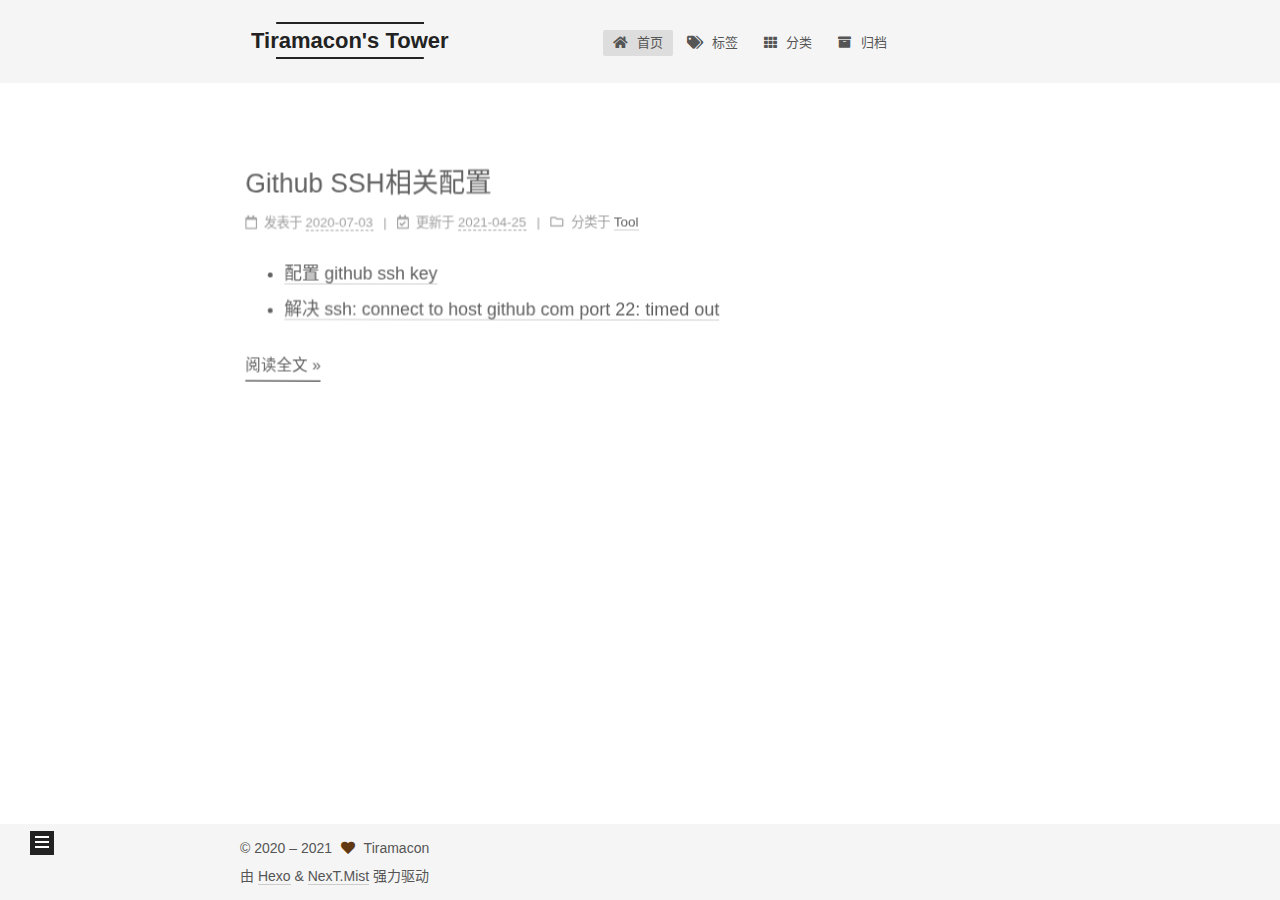
<file: index.html>
<!DOCTYPE html>
<html lang="zh-CN">
<head>
  <meta charset="UTF-8">
<meta name="viewport" content="width=device-width, initial-scale=1, maximum-scale=2">
<meta name="theme-color" content="#222">
<meta name="generator" content="Hexo 5.4.0">
  <link rel="apple-touch-icon" sizes="180x180" href="/images/apple-touch-icon-next.png">
  <link rel="icon" type="image/png" sizes="32x32" href="/images/favicon-32x32-next.png">
  <link rel="icon" type="image/png" sizes="16x16" href="/images/favicon-16x16-next.png">
  <link rel="mask-icon" href="/images/logo.svg" color="#222">

<link rel="stylesheet" href="/css/main.css">


<link rel="stylesheet" href="/lib/font-awesome/css/all.min.css">
  <link rel="stylesheet" href="/lib/pace/pace-theme-flash.min.css">
  <script src="/lib/pace/pace.min.js"></script>

<script id="hexo-configurations">
    var NexT = window.NexT || {};
    var CONFIG = {"hostname":"tiramacon.github.io","root":"/","scheme":"Mist","version":"7.8.0","exturl":false,"sidebar":{"position":"left","display":"post","padding":18,"offset":12,"onmobile":false},"copycode":{"enable":false,"show_result":false,"style":null},"back2top":{"enable":true,"sidebar":false,"scrollpercent":false},"bookmark":{"enable":false,"color":"#222","save":"auto"},"fancybox":false,"mediumzoom":false,"lazyload":false,"pangu":false,"comments":{"style":"tabs","active":null,"storage":true,"lazyload":false,"nav":null},"algolia":{"hits":{"per_page":10},"labels":{"input_placeholder":"Search for Posts","hits_empty":"We didn't find any results for the search: ${query}","hits_stats":"${hits} results found in ${time} ms"}},"localsearch":{"enable":false,"trigger":"auto","top_n_per_article":1,"unescape":false,"preload":false},"motion":{"enable":true,"async":true,"transition":{"post_block":"flipXIn","post_header":"slideDownIn","post_body":"slideDownIn","coll_header":"slideLeftIn","sidebar":"slideUpIn"}}};
  </script>

  <meta name="description" content="积沙成塔">
<meta property="og:type" content="website">
<meta property="og:title" content="Tiramacon&#39;s Tower">
<meta property="og:url" content="https://tiramacon.github.io/index.html">
<meta property="og:site_name" content="Tiramacon&#39;s Tower">
<meta property="og:description" content="积沙成塔">
<meta property="og:locale" content="zh_CN">
<meta property="article:author" content="Tiramacon">
<meta property="article:tag" content="blog, tiramacon">
<meta name="twitter:card" content="summary">

<link rel="canonical" href="https://tiramacon.github.io/">


<script id="page-configurations">
  // https://hexo.io/docs/variables.html
  CONFIG.page = {
    sidebar: "",
    isHome : true,
    isPost : false,
    lang   : 'zh-CN'
  };
</script>

  <title>Tiramacon's Tower</title>
  






  <noscript>
  <style>
  .use-motion .brand,
  .use-motion .menu-item,
  .sidebar-inner,
  .use-motion .post-block,
  .use-motion .pagination,
  .use-motion .comments,
  .use-motion .post-header,
  .use-motion .post-body,
  .use-motion .collection-header { opacity: initial; }

  .use-motion .site-title,
  .use-motion .site-subtitle {
    opacity: initial;
    top: initial;
  }

  .use-motion .logo-line-before i { left: initial; }
  .use-motion .logo-line-after i { right: initial; }
  </style>
</noscript>

</head>

<body itemscope itemtype="http://schema.org/WebPage">
  <div class="container use-motion">
    <div class="headband"></div>

    <header class="header" itemscope itemtype="http://schema.org/WPHeader">
      <div class="header-inner"><div class="site-brand-container">
  <div class="site-nav-toggle">
    <div class="toggle" aria-label="切换导航栏">
      <span class="toggle-line toggle-line-first"></span>
      <span class="toggle-line toggle-line-middle"></span>
      <span class="toggle-line toggle-line-last"></span>
    </div>
  </div>

  <div class="site-meta">

    <a href="/" class="brand" rel="start">
      <span class="logo-line-before"><i></i></span>
      <h1 class="site-title">Tiramacon's Tower</h1>
      <span class="logo-line-after"><i></i></span>
    </a>
      <p class="site-subtitle" itemprop="description">一人一城</p>
  </div>

  <div class="site-nav-right">
    <div class="toggle popup-trigger">
    </div>
  </div>
</div>




<nav class="site-nav">
  <ul id="menu" class="main-menu menu">
        <li class="menu-item menu-item-home">

    <a href="/" rel="section"><i class="fa fa-home fa-fw"></i>首页</a>

  </li>
        <li class="menu-item menu-item-tags">

    <a href="/tags/" rel="section"><i class="fa fa-tags fa-fw"></i>标签</a>

  </li>
        <li class="menu-item menu-item-categories">

    <a href="/categories/" rel="section"><i class="fa fa-th fa-fw"></i>分类</a>

  </li>
        <li class="menu-item menu-item-archives">

    <a href="/archives/" rel="section"><i class="fa fa-archive fa-fw"></i>归档</a>

  </li>
  </ul>
</nav>




</div>
    </header>

    
  <div class="back-to-top">
    <i class="fa fa-arrow-up"></i>
    <span>0%</span>
  </div>


    <main class="main">
      <div class="main-inner">
        <div class="content-wrap">
          

          <div class="content index posts-expand">
            
      
  
  
  <article itemscope itemtype="http://schema.org/Article" class="post-block" lang="zh-CN">
    <link itemprop="mainEntityOfPage" href="https://tiramacon.github.io/2020/07/03/github-ssh/">

    <span hidden itemprop="author" itemscope itemtype="http://schema.org/Person">
      <meta itemprop="image" content="/images/avatar.gif">
      <meta itemprop="name" content="Tiramacon">
      <meta itemprop="description" content="积沙成塔">
    </span>

    <span hidden itemprop="publisher" itemscope itemtype="http://schema.org/Organization">
      <meta itemprop="name" content="Tiramacon's Tower">
    </span>
      <header class="post-header">
        <h2 class="post-title" itemprop="name headline">
          
            <a href="/2020/07/03/github-ssh/" class="post-title-link" itemprop="url">Github SSH相关配置</a>
        </h2>

        <div class="post-meta">
            <span class="post-meta-item">
              <span class="post-meta-item-icon">
                <i class="far fa-calendar"></i>
              </span>
              <span class="post-meta-item-text">发表于</span>

              <time title="创建时间：2020-07-03 13:58:58" itemprop="dateCreated datePublished" datetime="2020-07-03T13:58:58+08:00">2020-07-03</time>
            </span>
              <span class="post-meta-item">
                <span class="post-meta-item-icon">
                  <i class="far fa-calendar-check"></i>
                </span>
                <span class="post-meta-item-text">更新于</span>
                <time title="修改时间：2021-04-25 15:11:06" itemprop="dateModified" datetime="2021-04-25T15:11:06+08:00">2021-04-25</time>
              </span>
            <span class="post-meta-item">
              <span class="post-meta-item-icon">
                <i class="far fa-folder"></i>
              </span>
              <span class="post-meta-item-text">分类于</span>
                <span itemprop="about" itemscope itemtype="http://schema.org/Thing">
                  <a href="/categories/Tool/" itemprop="url" rel="index"><span itemprop="name">Tool</span></a>
                </span>
            </span>

          

        </div>
      </header>

    
    
    
    <div class="post-body" itemprop="articleBody">

      
          <ul>
<li><a href="#%E9%85%8D%E7%BD%AE-github-ssh-key">配置 github ssh key</a></li>
<li><a href="#%E8%A7%A3%E5%86%B3-ssh-connect-to-host-github-com-port-22-timed-out">解决 ssh: connect to host github com port 22: timed out</a></li>
</ul>
          <!--noindex-->
            <div class="post-button">
              <a class="btn" href="/2020/07/03/github-ssh/#more" rel="contents">
                阅读全文 &raquo;
              </a>
            </div>
          <!--/noindex-->
        
      
    </div>

    
    
    
      <footer class="post-footer">
        <div class="post-eof"></div>
      </footer>
  </article>
  
  
  


  



          </div>
          

<script>
  window.addEventListener('tabs:register', () => {
    let { activeClass } = CONFIG.comments;
    if (CONFIG.comments.storage) {
      activeClass = localStorage.getItem('comments_active') || activeClass;
    }
    if (activeClass) {
      let activeTab = document.querySelector(`a[href="#comment-${activeClass}"]`);
      if (activeTab) {
        activeTab.click();
      }
    }
  });
  if (CONFIG.comments.storage) {
    window.addEventListener('tabs:click', event => {
      if (!event.target.matches('.tabs-comment .tab-content .tab-pane')) return;
      let commentClass = event.target.classList[1];
      localStorage.setItem('comments_active', commentClass);
    });
  }
</script>

        </div>
          
  
  <div class="toggle sidebar-toggle">
    <span class="toggle-line toggle-line-first"></span>
    <span class="toggle-line toggle-line-middle"></span>
    <span class="toggle-line toggle-line-last"></span>
  </div>

  <aside class="sidebar">
    <div class="sidebar-inner">

      <ul class="sidebar-nav motion-element">
        <li class="sidebar-nav-toc">
          文章目录
        </li>
        <li class="sidebar-nav-overview">
          站点概览
        </li>
      </ul>

      <!--noindex-->
      <div class="post-toc-wrap sidebar-panel">
      </div>
      <!--/noindex-->

      <div class="site-overview-wrap sidebar-panel">
        <div class="site-author motion-element" itemprop="author" itemscope itemtype="http://schema.org/Person">
  <p class="site-author-name" itemprop="name">Tiramacon</p>
  <div class="site-description" itemprop="description">积沙成塔</div>
</div>
<div class="site-state-wrap motion-element">
  <nav class="site-state">
      <div class="site-state-item site-state-posts">
          <a href="/archives/">
        
          <span class="site-state-item-count">1</span>
          <span class="site-state-item-name">日志</span>
        </a>
      </div>
      <div class="site-state-item site-state-categories">
            <a href="/categories/">
          
        <span class="site-state-item-count">1</span>
        <span class="site-state-item-name">分类</span></a>
      </div>
      <div class="site-state-item site-state-tags">
            <a href="/tags/">
          
        <span class="site-state-item-count">1</span>
        <span class="site-state-item-name">标签</span></a>
      </div>
  </nav>
</div>
  <div class="links-of-author motion-element">
      <span class="links-of-author-item">
        <a href="https://github.com/Tiramacon" title="GitHub → https:&#x2F;&#x2F;github.com&#x2F;Tiramacon" rel="noopener" target="_blank"><i class="fab fa-github fa-fw"></i>GitHub</a>
      </span>
      <span class="links-of-author-item">
        <a href="mailto:719326251@qq.com" title="E-Mail → mailto:719326251@qq.com" rel="noopener" target="_blank"><i class="fa fa-envelope fa-fw"></i>E-Mail</a>
      </span>
  </div>



      </div>

    </div>
  </aside>
  <div id="sidebar-dimmer"></div>


      </div>
    </main>

    <footer class="footer">
      <div class="footer-inner">
        

        

<div class="copyright">
  
  &copy; 2020 – 
  <span itemprop="copyrightYear">2021</span>
  <span class="with-love">
    <i class="fa fa-heart"></i>
  </span>
  <span class="author" itemprop="copyrightHolder">Tiramacon</span>
</div>
  <div class="powered-by">由 <a href="https://hexo.io/" class="theme-link" rel="noopener" target="_blank">Hexo</a> & <a href="https://mist.theme-next.org/" class="theme-link" rel="noopener" target="_blank">NexT.Mist</a> 强力驱动
  </div>

        








      </div>
    </footer>
  </div>

  
  <script src="/lib/anime.min.js"></script>
  <script src="/lib/velocity/velocity.min.js"></script>
  <script src="/lib/velocity/velocity.ui.min.js"></script>

<script src="/js/utils.js"></script>

<script src="/js/motion.js"></script>


<script src="/js/schemes/muse.js"></script>


<script src="/js/next-boot.js"></script>




  















  

  

</body>
</html>
</file>
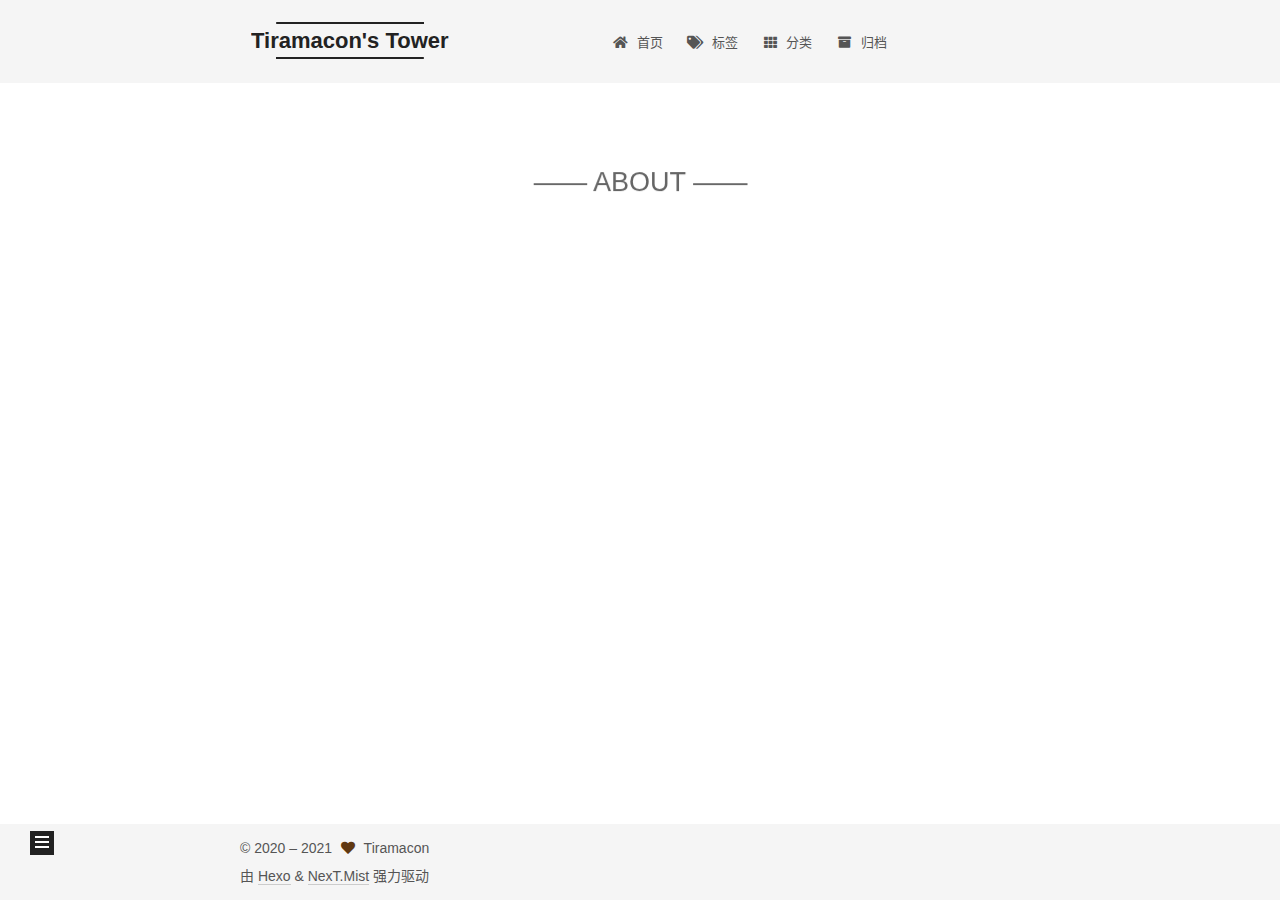
<file: about/index.html>
<!DOCTYPE html>
<html lang="zh-CN">
<head>
  <meta charset="UTF-8">
<meta name="viewport" content="width=device-width, initial-scale=1, maximum-scale=2">
<meta name="theme-color" content="#222">
<meta name="generator" content="Hexo 5.4.0">
  <link rel="apple-touch-icon" sizes="180x180" href="/images/apple-touch-icon-next.png">
  <link rel="icon" type="image/png" sizes="32x32" href="/images/favicon-32x32-next.png">
  <link rel="icon" type="image/png" sizes="16x16" href="/images/favicon-16x16-next.png">
  <link rel="mask-icon" href="/images/logo.svg" color="#222">

<link rel="stylesheet" href="/css/main.css">


<link rel="stylesheet" href="/lib/font-awesome/css/all.min.css">
  <link rel="stylesheet" href="/lib/pace/pace-theme-flash.min.css">
  <script src="/lib/pace/pace.min.js"></script>

<script id="hexo-configurations">
    var NexT = window.NexT || {};
    var CONFIG = {"hostname":"tiramacon.github.io","root":"/","scheme":"Mist","version":"7.8.0","exturl":false,"sidebar":{"position":"left","display":"post","padding":18,"offset":12,"onmobile":false},"copycode":{"enable":false,"show_result":false,"style":null},"back2top":{"enable":true,"sidebar":false,"scrollpercent":false},"bookmark":{"enable":false,"color":"#222","save":"auto"},"fancybox":false,"mediumzoom":false,"lazyload":false,"pangu":false,"comments":{"style":"tabs","active":null,"storage":true,"lazyload":false,"nav":null},"algolia":{"hits":{"per_page":10},"labels":{"input_placeholder":"Search for Posts","hits_empty":"We didn't find any results for the search: ${query}","hits_stats":"${hits} results found in ${time} ms"}},"localsearch":{"enable":false,"trigger":"auto","top_n_per_article":1,"unescape":false,"preload":false},"motion":{"enable":true,"async":true,"transition":{"post_block":"flipXIn","post_header":"slideDownIn","post_body":"slideDownIn","coll_header":"slideLeftIn","sidebar":"slideUpIn"}}};
  </script>

  <meta name="description" content="积沙成塔">
<meta property="og:type" content="website">
<meta property="og:title" content="—— ABOUT ——">
<meta property="og:url" content="https://tiramacon.github.io/about/index.html">
<meta property="og:site_name" content="Tiramacon&#39;s Tower">
<meta property="og:description" content="积沙成塔">
<meta property="og:locale" content="zh_CN">
<meta property="article:published_time" content="2021-04-22T03:43:35.000Z">
<meta property="article:modified_time" content="2021-04-22T03:47:55.362Z">
<meta property="article:author" content="Tiramacon">
<meta property="article:tag" content="blog, tiramacon">
<meta name="twitter:card" content="summary">

<link rel="canonical" href="https://tiramacon.github.io/about/">


<script id="page-configurations">
  // https://hexo.io/docs/variables.html
  CONFIG.page = {
    sidebar: "",
    isHome : false,
    isPost : false,
    lang   : 'zh-CN'
  };
</script>

  <title>—— ABOUT —— | Tiramacon's Tower
</title>
  






  <noscript>
  <style>
  .use-motion .brand,
  .use-motion .menu-item,
  .sidebar-inner,
  .use-motion .post-block,
  .use-motion .pagination,
  .use-motion .comments,
  .use-motion .post-header,
  .use-motion .post-body,
  .use-motion .collection-header { opacity: initial; }

  .use-motion .site-title,
  .use-motion .site-subtitle {
    opacity: initial;
    top: initial;
  }

  .use-motion .logo-line-before i { left: initial; }
  .use-motion .logo-line-after i { right: initial; }
  </style>
</noscript>

</head>

<body itemscope itemtype="http://schema.org/WebPage">
  <div class="container use-motion">
    <div class="headband"></div>

    <header class="header" itemscope itemtype="http://schema.org/WPHeader">
      <div class="header-inner"><div class="site-brand-container">
  <div class="site-nav-toggle">
    <div class="toggle" aria-label="切换导航栏">
      <span class="toggle-line toggle-line-first"></span>
      <span class="toggle-line toggle-line-middle"></span>
      <span class="toggle-line toggle-line-last"></span>
    </div>
  </div>

  <div class="site-meta">

    <a href="/" class="brand" rel="start">
      <span class="logo-line-before"><i></i></span>
      <h1 class="site-title">Tiramacon's Tower</h1>
      <span class="logo-line-after"><i></i></span>
    </a>
      <p class="site-subtitle" itemprop="description">一人一城</p>
  </div>

  <div class="site-nav-right">
    <div class="toggle popup-trigger">
    </div>
  </div>
</div>




<nav class="site-nav">
  <ul id="menu" class="main-menu menu">
        <li class="menu-item menu-item-home">

    <a href="/" rel="section"><i class="fa fa-home fa-fw"></i>首页</a>

  </li>
        <li class="menu-item menu-item-tags">

    <a href="/tags/" rel="section"><i class="fa fa-tags fa-fw"></i>标签</a>

  </li>
        <li class="menu-item menu-item-categories">

    <a href="/categories/" rel="section"><i class="fa fa-th fa-fw"></i>分类</a>

  </li>
        <li class="menu-item menu-item-archives">

    <a href="/archives/" rel="section"><i class="fa fa-archive fa-fw"></i>归档</a>

  </li>
  </ul>
</nav>




</div>
    </header>

    
  <div class="back-to-top">
    <i class="fa fa-arrow-up"></i>
    <span>0%</span>
  </div>


    <main class="main">
      <div class="main-inner">
        <div class="content-wrap">
          
  
  

          <div class="content page posts-expand">
            

    
    
    
    <div class="post-block" lang="zh-CN">
      <header class="post-header">

<h1 class="post-title" itemprop="name headline">—— ABOUT ——
</h1>

<div class="post-meta">
  

</div>

</header>

      
      
      
      <div class="post-body">
          
      </div>
      
      
      
    </div>
    

    
    
    


          </div>
          

<script>
  window.addEventListener('tabs:register', () => {
    let { activeClass } = CONFIG.comments;
    if (CONFIG.comments.storage) {
      activeClass = localStorage.getItem('comments_active') || activeClass;
    }
    if (activeClass) {
      let activeTab = document.querySelector(`a[href="#comment-${activeClass}"]`);
      if (activeTab) {
        activeTab.click();
      }
    }
  });
  if (CONFIG.comments.storage) {
    window.addEventListener('tabs:click', event => {
      if (!event.target.matches('.tabs-comment .tab-content .tab-pane')) return;
      let commentClass = event.target.classList[1];
      localStorage.setItem('comments_active', commentClass);
    });
  }
</script>

        </div>
          
  
  <div class="toggle sidebar-toggle">
    <span class="toggle-line toggle-line-first"></span>
    <span class="toggle-line toggle-line-middle"></span>
    <span class="toggle-line toggle-line-last"></span>
  </div>

  <aside class="sidebar">
    <div class="sidebar-inner">

      <ul class="sidebar-nav motion-element">
        <li class="sidebar-nav-toc">
          文章目录
        </li>
        <li class="sidebar-nav-overview">
          站点概览
        </li>
      </ul>

      <!--noindex-->
      <div class="post-toc-wrap sidebar-panel">
      </div>
      <!--/noindex-->

      <div class="site-overview-wrap sidebar-panel">
        <div class="site-author motion-element" itemprop="author" itemscope itemtype="http://schema.org/Person">
  <p class="site-author-name" itemprop="name">Tiramacon</p>
  <div class="site-description" itemprop="description">积沙成塔</div>
</div>
<div class="site-state-wrap motion-element">
  <nav class="site-state">
      <div class="site-state-item site-state-posts">
          <a href="/archives/">
        
          <span class="site-state-item-count">1</span>
          <span class="site-state-item-name">日志</span>
        </a>
      </div>
      <div class="site-state-item site-state-categories">
            <a href="/categories/">
          
        <span class="site-state-item-count">1</span>
        <span class="site-state-item-name">分类</span></a>
      </div>
      <div class="site-state-item site-state-tags">
            <a href="/tags/">
          
        <span class="site-state-item-count">1</span>
        <span class="site-state-item-name">标签</span></a>
      </div>
  </nav>
</div>
  <div class="links-of-author motion-element">
      <span class="links-of-author-item">
        <a href="https://github.com/Tiramacon" title="GitHub → https:&#x2F;&#x2F;github.com&#x2F;Tiramacon" rel="noopener" target="_blank"><i class="fab fa-github fa-fw"></i>GitHub</a>
      </span>
      <span class="links-of-author-item">
        <a href="mailto:719326251@qq.com" title="E-Mail → mailto:719326251@qq.com" rel="noopener" target="_blank"><i class="fa fa-envelope fa-fw"></i>E-Mail</a>
      </span>
  </div>



      </div>

    </div>
  </aside>
  <div id="sidebar-dimmer"></div>


      </div>
    </main>

    <footer class="footer">
      <div class="footer-inner">
        

        

<div class="copyright">
  
  &copy; 2020 – 
  <span itemprop="copyrightYear">2021</span>
  <span class="with-love">
    <i class="fa fa-heart"></i>
  </span>
  <span class="author" itemprop="copyrightHolder">Tiramacon</span>
</div>
  <div class="powered-by">由 <a href="https://hexo.io/" class="theme-link" rel="noopener" target="_blank">Hexo</a> & <a href="https://mist.theme-next.org/" class="theme-link" rel="noopener" target="_blank">NexT.Mist</a> 强力驱动
  </div>

        








      </div>
    </footer>
  </div>

  
  <script src="/lib/anime.min.js"></script>
  <script src="/lib/velocity/velocity.min.js"></script>
  <script src="/lib/velocity/velocity.ui.min.js"></script>

<script src="/js/utils.js"></script>

<script src="/js/motion.js"></script>


<script src="/js/schemes/muse.js"></script>


<script src="/js/next-boot.js"></script>




  















  

  

</body>
</html>
</file>
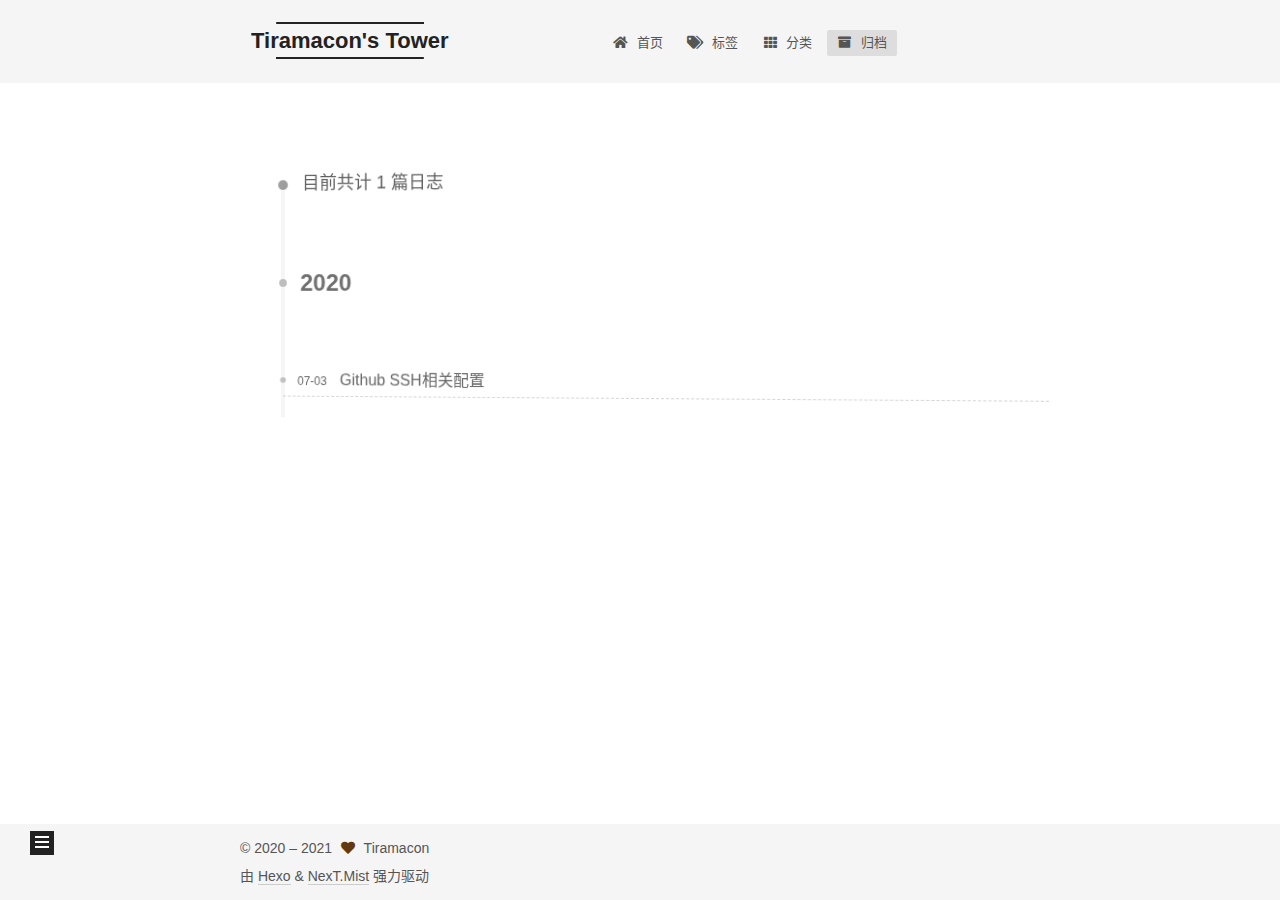
<file: archives/index.html>
<!DOCTYPE html>
<html lang="zh-CN">
<head>
  <meta charset="UTF-8">
<meta name="viewport" content="width=device-width, initial-scale=1, maximum-scale=2">
<meta name="theme-color" content="#222">
<meta name="generator" content="Hexo 5.4.0">
  <link rel="apple-touch-icon" sizes="180x180" href="/images/apple-touch-icon-next.png">
  <link rel="icon" type="image/png" sizes="32x32" href="/images/favicon-32x32-next.png">
  <link rel="icon" type="image/png" sizes="16x16" href="/images/favicon-16x16-next.png">
  <link rel="mask-icon" href="/images/logo.svg" color="#222">

<link rel="stylesheet" href="/css/main.css">


<link rel="stylesheet" href="/lib/font-awesome/css/all.min.css">
  <link rel="stylesheet" href="/lib/pace/pace-theme-flash.min.css">
  <script src="/lib/pace/pace.min.js"></script>

<script id="hexo-configurations">
    var NexT = window.NexT || {};
    var CONFIG = {"hostname":"tiramacon.github.io","root":"/","scheme":"Mist","version":"7.8.0","exturl":false,"sidebar":{"position":"left","display":"post","padding":18,"offset":12,"onmobile":false},"copycode":{"enable":false,"show_result":false,"style":null},"back2top":{"enable":true,"sidebar":false,"scrollpercent":false},"bookmark":{"enable":false,"color":"#222","save":"auto"},"fancybox":false,"mediumzoom":false,"lazyload":false,"pangu":false,"comments":{"style":"tabs","active":null,"storage":true,"lazyload":false,"nav":null},"algolia":{"hits":{"per_page":10},"labels":{"input_placeholder":"Search for Posts","hits_empty":"We didn't find any results for the search: ${query}","hits_stats":"${hits} results found in ${time} ms"}},"localsearch":{"enable":false,"trigger":"auto","top_n_per_article":1,"unescape":false,"preload":false},"motion":{"enable":true,"async":true,"transition":{"post_block":"flipXIn","post_header":"slideDownIn","post_body":"slideDownIn","coll_header":"slideLeftIn","sidebar":"slideUpIn"}}};
  </script>

  <meta name="description" content="积沙成塔">
<meta property="og:type" content="website">
<meta property="og:title" content="Tiramacon&#39;s Tower">
<meta property="og:url" content="https://tiramacon.github.io/archives/index.html">
<meta property="og:site_name" content="Tiramacon&#39;s Tower">
<meta property="og:description" content="积沙成塔">
<meta property="og:locale" content="zh_CN">
<meta property="article:author" content="Tiramacon">
<meta property="article:tag" content="blog, tiramacon">
<meta name="twitter:card" content="summary">

<link rel="canonical" href="https://tiramacon.github.io/archives/">


<script id="page-configurations">
  // https://hexo.io/docs/variables.html
  CONFIG.page = {
    sidebar: "",
    isHome : false,
    isPost : false,
    lang   : 'zh-CN'
  };
</script>

  <title>归档 | Tiramacon's Tower</title>
  






  <noscript>
  <style>
  .use-motion .brand,
  .use-motion .menu-item,
  .sidebar-inner,
  .use-motion .post-block,
  .use-motion .pagination,
  .use-motion .comments,
  .use-motion .post-header,
  .use-motion .post-body,
  .use-motion .collection-header { opacity: initial; }

  .use-motion .site-title,
  .use-motion .site-subtitle {
    opacity: initial;
    top: initial;
  }

  .use-motion .logo-line-before i { left: initial; }
  .use-motion .logo-line-after i { right: initial; }
  </style>
</noscript>

</head>

<body itemscope itemtype="http://schema.org/WebPage">
  <div class="container use-motion">
    <div class="headband"></div>

    <header class="header" itemscope itemtype="http://schema.org/WPHeader">
      <div class="header-inner"><div class="site-brand-container">
  <div class="site-nav-toggle">
    <div class="toggle" aria-label="切换导航栏">
      <span class="toggle-line toggle-line-first"></span>
      <span class="toggle-line toggle-line-middle"></span>
      <span class="toggle-line toggle-line-last"></span>
    </div>
  </div>

  <div class="site-meta">

    <a href="/" class="brand" rel="start">
      <span class="logo-line-before"><i></i></span>
      <h1 class="site-title">Tiramacon's Tower</h1>
      <span class="logo-line-after"><i></i></span>
    </a>
      <p class="site-subtitle" itemprop="description">一人一城</p>
  </div>

  <div class="site-nav-right">
    <div class="toggle popup-trigger">
    </div>
  </div>
</div>




<nav class="site-nav">
  <ul id="menu" class="main-menu menu">
        <li class="menu-item menu-item-home">

    <a href="/" rel="section"><i class="fa fa-home fa-fw"></i>首页</a>

  </li>
        <li class="menu-item menu-item-tags">

    <a href="/tags/" rel="section"><i class="fa fa-tags fa-fw"></i>标签</a>

  </li>
        <li class="menu-item menu-item-categories">

    <a href="/categories/" rel="section"><i class="fa fa-th fa-fw"></i>分类</a>

  </li>
        <li class="menu-item menu-item-archives">

    <a href="/archives/" rel="section"><i class="fa fa-archive fa-fw"></i>归档</a>

  </li>
  </ul>
</nav>




</div>
    </header>

    
  <div class="back-to-top">
    <i class="fa fa-arrow-up"></i>
    <span>0%</span>
  </div>


    <main class="main">
      <div class="main-inner">
        <div class="content-wrap">
          

          <div class="content archive">
            

  
  
  
  <div class="post-block">
    <div class="posts-collapse">
      <div class="collection-title">
        
        <span class="collection-header">目前共计 1 篇日志</span>
      </div>

      
    <div class="collection-year">
      <span class="collection-header">2020</span>
    </div>

  <article itemscope itemtype="http://schema.org/Article">
    <header class="post-header">

      <div class="post-meta">
        <time itemprop="dateCreated"
              datetime="2020-07-03T13:58:58+08:00"
              content="2020-07-03">
          07-03
        </time>
      </div>

      <div class="post-title">
          <a class="post-title-link" href="/2020/07/03/github-ssh/" itemprop="url">
            <span itemprop="name">Github SSH相关配置</span>
          </a>
      </div>

    </header>
  </article>


    </div>
  </div>
  
  
  

  



          </div>
          

<script>
  window.addEventListener('tabs:register', () => {
    let { activeClass } = CONFIG.comments;
    if (CONFIG.comments.storage) {
      activeClass = localStorage.getItem('comments_active') || activeClass;
    }
    if (activeClass) {
      let activeTab = document.querySelector(`a[href="#comment-${activeClass}"]`);
      if (activeTab) {
        activeTab.click();
      }
    }
  });
  if (CONFIG.comments.storage) {
    window.addEventListener('tabs:click', event => {
      if (!event.target.matches('.tabs-comment .tab-content .tab-pane')) return;
      let commentClass = event.target.classList[1];
      localStorage.setItem('comments_active', commentClass);
    });
  }
</script>

        </div>
          
  
  <div class="toggle sidebar-toggle">
    <span class="toggle-line toggle-line-first"></span>
    <span class="toggle-line toggle-line-middle"></span>
    <span class="toggle-line toggle-line-last"></span>
  </div>

  <aside class="sidebar">
    <div class="sidebar-inner">

      <ul class="sidebar-nav motion-element">
        <li class="sidebar-nav-toc">
          文章目录
        </li>
        <li class="sidebar-nav-overview">
          站点概览
        </li>
      </ul>

      <!--noindex-->
      <div class="post-toc-wrap sidebar-panel">
      </div>
      <!--/noindex-->

      <div class="site-overview-wrap sidebar-panel">
        <div class="site-author motion-element" itemprop="author" itemscope itemtype="http://schema.org/Person">
  <p class="site-author-name" itemprop="name">Tiramacon</p>
  <div class="site-description" itemprop="description">积沙成塔</div>
</div>
<div class="site-state-wrap motion-element">
  <nav class="site-state">
      <div class="site-state-item site-state-posts">
          <a href="/archives/">
        
          <span class="site-state-item-count">1</span>
          <span class="site-state-item-name">日志</span>
        </a>
      </div>
      <div class="site-state-item site-state-categories">
            <a href="/categories/">
          
        <span class="site-state-item-count">1</span>
        <span class="site-state-item-name">分类</span></a>
      </div>
      <div class="site-state-item site-state-tags">
            <a href="/tags/">
          
        <span class="site-state-item-count">1</span>
        <span class="site-state-item-name">标签</span></a>
      </div>
  </nav>
</div>
  <div class="links-of-author motion-element">
      <span class="links-of-author-item">
        <a href="https://github.com/Tiramacon" title="GitHub → https:&#x2F;&#x2F;github.com&#x2F;Tiramacon" rel="noopener" target="_blank"><i class="fab fa-github fa-fw"></i>GitHub</a>
      </span>
      <span class="links-of-author-item">
        <a href="mailto:719326251@qq.com" title="E-Mail → mailto:719326251@qq.com" rel="noopener" target="_blank"><i class="fa fa-envelope fa-fw"></i>E-Mail</a>
      </span>
  </div>



      </div>

    </div>
  </aside>
  <div id="sidebar-dimmer"></div>


      </div>
    </main>

    <footer class="footer">
      <div class="footer-inner">
        

        

<div class="copyright">
  
  &copy; 2020 – 
  <span itemprop="copyrightYear">2021</span>
  <span class="with-love">
    <i class="fa fa-heart"></i>
  </span>
  <span class="author" itemprop="copyrightHolder">Tiramacon</span>
</div>
  <div class="powered-by">由 <a href="https://hexo.io/" class="theme-link" rel="noopener" target="_blank">Hexo</a> & <a href="https://mist.theme-next.org/" class="theme-link" rel="noopener" target="_blank">NexT.Mist</a> 强力驱动
  </div>

        








      </div>
    </footer>
  </div>

  
  <script src="/lib/anime.min.js"></script>
  <script src="/lib/velocity/velocity.min.js"></script>
  <script src="/lib/velocity/velocity.ui.min.js"></script>

<script src="/js/utils.js"></script>

<script src="/js/motion.js"></script>


<script src="/js/schemes/muse.js"></script>


<script src="/js/next-boot.js"></script>




  















  

  

</body>
</html>
</file>
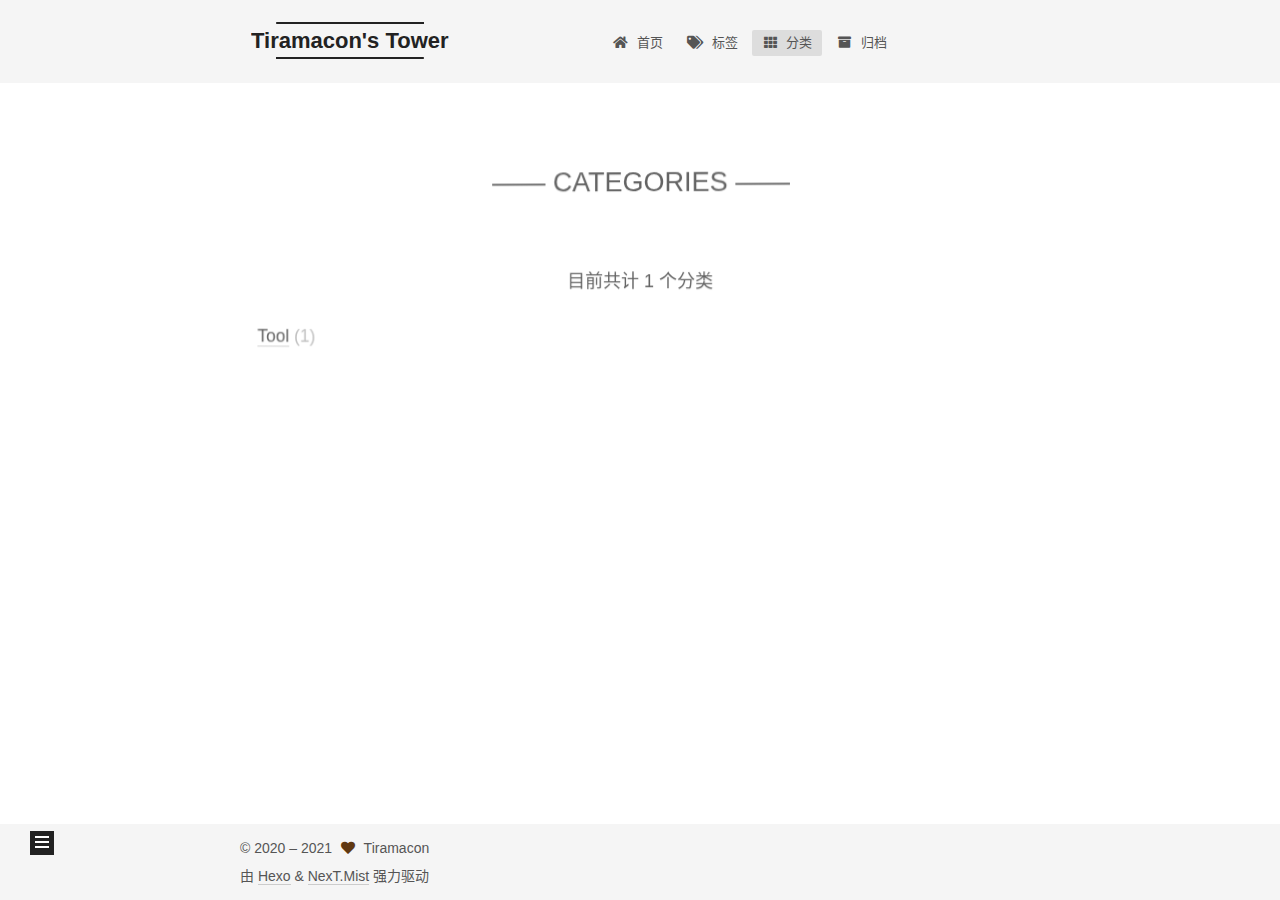
<file: categories/index.html>
<!DOCTYPE html>
<html lang="zh-CN">
<head>
  <meta charset="UTF-8">
<meta name="viewport" content="width=device-width, initial-scale=1, maximum-scale=2">
<meta name="theme-color" content="#222">
<meta name="generator" content="Hexo 5.4.0">
  <link rel="apple-touch-icon" sizes="180x180" href="/images/apple-touch-icon-next.png">
  <link rel="icon" type="image/png" sizes="32x32" href="/images/favicon-32x32-next.png">
  <link rel="icon" type="image/png" sizes="16x16" href="/images/favicon-16x16-next.png">
  <link rel="mask-icon" href="/images/logo.svg" color="#222">

<link rel="stylesheet" href="/css/main.css">


<link rel="stylesheet" href="/lib/font-awesome/css/all.min.css">
  <link rel="stylesheet" href="/lib/pace/pace-theme-flash.min.css">
  <script src="/lib/pace/pace.min.js"></script>

<script id="hexo-configurations">
    var NexT = window.NexT || {};
    var CONFIG = {"hostname":"tiramacon.github.io","root":"/","scheme":"Mist","version":"7.8.0","exturl":false,"sidebar":{"position":"left","display":"post","padding":18,"offset":12,"onmobile":false},"copycode":{"enable":false,"show_result":false,"style":null},"back2top":{"enable":true,"sidebar":false,"scrollpercent":false},"bookmark":{"enable":false,"color":"#222","save":"auto"},"fancybox":false,"mediumzoom":false,"lazyload":false,"pangu":false,"comments":{"style":"tabs","active":null,"storage":true,"lazyload":false,"nav":null},"algolia":{"hits":{"per_page":10},"labels":{"input_placeholder":"Search for Posts","hits_empty":"We didn't find any results for the search: ${query}","hits_stats":"${hits} results found in ${time} ms"}},"localsearch":{"enable":false,"trigger":"auto","top_n_per_article":1,"unescape":false,"preload":false},"motion":{"enable":true,"async":true,"transition":{"post_block":"flipXIn","post_header":"slideDownIn","post_body":"slideDownIn","coll_header":"slideLeftIn","sidebar":"slideUpIn"}}};
  </script>

  <meta name="description" content="积沙成塔">
<meta property="og:type" content="website">
<meta property="og:title" content="—— CATEGORIES ——">
<meta property="og:url" content="https://tiramacon.github.io/categories/index.html">
<meta property="og:site_name" content="Tiramacon&#39;s Tower">
<meta property="og:description" content="积沙成塔">
<meta property="og:locale" content="zh_CN">
<meta property="article:published_time" content="2021-04-22T03:44:37.000Z">
<meta property="article:modified_time" content="2021-04-22T03:48:10.404Z">
<meta property="article:author" content="Tiramacon">
<meta property="article:tag" content="blog, tiramacon">
<meta name="twitter:card" content="summary">

<link rel="canonical" href="https://tiramacon.github.io/categories/">


<script id="page-configurations">
  // https://hexo.io/docs/variables.html
  CONFIG.page = {
    sidebar: "",
    isHome : false,
    isPost : false,
    lang   : 'zh-CN'
  };
</script>

  <title>—— CATEGORIES —— | Tiramacon's Tower
</title>
  






  <noscript>
  <style>
  .use-motion .brand,
  .use-motion .menu-item,
  .sidebar-inner,
  .use-motion .post-block,
  .use-motion .pagination,
  .use-motion .comments,
  .use-motion .post-header,
  .use-motion .post-body,
  .use-motion .collection-header { opacity: initial; }

  .use-motion .site-title,
  .use-motion .site-subtitle {
    opacity: initial;
    top: initial;
  }

  .use-motion .logo-line-before i { left: initial; }
  .use-motion .logo-line-after i { right: initial; }
  </style>
</noscript>

</head>

<body itemscope itemtype="http://schema.org/WebPage">
  <div class="container use-motion">
    <div class="headband"></div>

    <header class="header" itemscope itemtype="http://schema.org/WPHeader">
      <div class="header-inner"><div class="site-brand-container">
  <div class="site-nav-toggle">
    <div class="toggle" aria-label="切换导航栏">
      <span class="toggle-line toggle-line-first"></span>
      <span class="toggle-line toggle-line-middle"></span>
      <span class="toggle-line toggle-line-last"></span>
    </div>
  </div>

  <div class="site-meta">

    <a href="/" class="brand" rel="start">
      <span class="logo-line-before"><i></i></span>
      <h1 class="site-title">Tiramacon's Tower</h1>
      <span class="logo-line-after"><i></i></span>
    </a>
      <p class="site-subtitle" itemprop="description">一人一城</p>
  </div>

  <div class="site-nav-right">
    <div class="toggle popup-trigger">
    </div>
  </div>
</div>




<nav class="site-nav">
  <ul id="menu" class="main-menu menu">
        <li class="menu-item menu-item-home">

    <a href="/" rel="section"><i class="fa fa-home fa-fw"></i>首页</a>

  </li>
        <li class="menu-item menu-item-tags">

    <a href="/tags/" rel="section"><i class="fa fa-tags fa-fw"></i>标签</a>

  </li>
        <li class="menu-item menu-item-categories">

    <a href="/categories/" rel="section"><i class="fa fa-th fa-fw"></i>分类</a>

  </li>
        <li class="menu-item menu-item-archives">

    <a href="/archives/" rel="section"><i class="fa fa-archive fa-fw"></i>归档</a>

  </li>
  </ul>
</nav>




</div>
    </header>

    
  <div class="back-to-top">
    <i class="fa fa-arrow-up"></i>
    <span>0%</span>
  </div>


    <main class="main">
      <div class="main-inner">
        <div class="content-wrap">
          
  
  

          <div class="content page posts-expand">
            

    
    
    
    <div class="post-block" lang="zh-CN">
      <header class="post-header">

<h1 class="post-title" itemprop="name headline">—— CATEGORIES ——
</h1>

<div class="post-meta">
  

</div>

</header>

      
      
      
      <div class="post-body">
          <div class="category-all-page">
            <div class="category-all-title">
              目前共计 1 个分类
            </div>
            <div class="category-all">
              <ul class="category-list"><li class="category-list-item"><a class="category-list-link" href="/categories/Tool/">Tool</a><span class="category-list-count">1</span></li></ul>
            </div>
          </div>
        
      </div>
      
      
      
    </div>
    

    
    
    


          </div>
          

<script>
  window.addEventListener('tabs:register', () => {
    let { activeClass } = CONFIG.comments;
    if (CONFIG.comments.storage) {
      activeClass = localStorage.getItem('comments_active') || activeClass;
    }
    if (activeClass) {
      let activeTab = document.querySelector(`a[href="#comment-${activeClass}"]`);
      if (activeTab) {
        activeTab.click();
      }
    }
  });
  if (CONFIG.comments.storage) {
    window.addEventListener('tabs:click', event => {
      if (!event.target.matches('.tabs-comment .tab-content .tab-pane')) return;
      let commentClass = event.target.classList[1];
      localStorage.setItem('comments_active', commentClass);
    });
  }
</script>

        </div>
          
  
  <div class="toggle sidebar-toggle">
    <span class="toggle-line toggle-line-first"></span>
    <span class="toggle-line toggle-line-middle"></span>
    <span class="toggle-line toggle-line-last"></span>
  </div>

  <aside class="sidebar">
    <div class="sidebar-inner">

      <ul class="sidebar-nav motion-element">
        <li class="sidebar-nav-toc">
          文章目录
        </li>
        <li class="sidebar-nav-overview">
          站点概览
        </li>
      </ul>

      <!--noindex-->
      <div class="post-toc-wrap sidebar-panel">
      </div>
      <!--/noindex-->

      <div class="site-overview-wrap sidebar-panel">
        <div class="site-author motion-element" itemprop="author" itemscope itemtype="http://schema.org/Person">
  <p class="site-author-name" itemprop="name">Tiramacon</p>
  <div class="site-description" itemprop="description">积沙成塔</div>
</div>
<div class="site-state-wrap motion-element">
  <nav class="site-state">
      <div class="site-state-item site-state-posts">
          <a href="/archives/">
        
          <span class="site-state-item-count">1</span>
          <span class="site-state-item-name">日志</span>
        </a>
      </div>
      <div class="site-state-item site-state-categories">
            <a href="/categories/">
          
        <span class="site-state-item-count">1</span>
        <span class="site-state-item-name">分类</span></a>
      </div>
      <div class="site-state-item site-state-tags">
            <a href="/tags/">
          
        <span class="site-state-item-count">1</span>
        <span class="site-state-item-name">标签</span></a>
      </div>
  </nav>
</div>
  <div class="links-of-author motion-element">
      <span class="links-of-author-item">
        <a href="https://github.com/Tiramacon" title="GitHub → https:&#x2F;&#x2F;github.com&#x2F;Tiramacon" rel="noopener" target="_blank"><i class="fab fa-github fa-fw"></i>GitHub</a>
      </span>
      <span class="links-of-author-item">
        <a href="mailto:719326251@qq.com" title="E-Mail → mailto:719326251@qq.com" rel="noopener" target="_blank"><i class="fa fa-envelope fa-fw"></i>E-Mail</a>
      </span>
  </div>



      </div>

    </div>
  </aside>
  <div id="sidebar-dimmer"></div>


      </div>
    </main>

    <footer class="footer">
      <div class="footer-inner">
        

        

<div class="copyright">
  
  &copy; 2020 – 
  <span itemprop="copyrightYear">2021</span>
  <span class="with-love">
    <i class="fa fa-heart"></i>
  </span>
  <span class="author" itemprop="copyrightHolder">Tiramacon</span>
</div>
  <div class="powered-by">由 <a href="https://hexo.io/" class="theme-link" rel="noopener" target="_blank">Hexo</a> & <a href="https://mist.theme-next.org/" class="theme-link" rel="noopener" target="_blank">NexT.Mist</a> 强力驱动
  </div>

        








      </div>
    </footer>
  </div>

  
  <script src="/lib/anime.min.js"></script>
  <script src="/lib/velocity/velocity.min.js"></script>
  <script src="/lib/velocity/velocity.ui.min.js"></script>

<script src="/js/utils.js"></script>

<script src="/js/motion.js"></script>


<script src="/js/schemes/muse.js"></script>


<script src="/js/next-boot.js"></script>




  















  

  

</body>
</html>
</file>
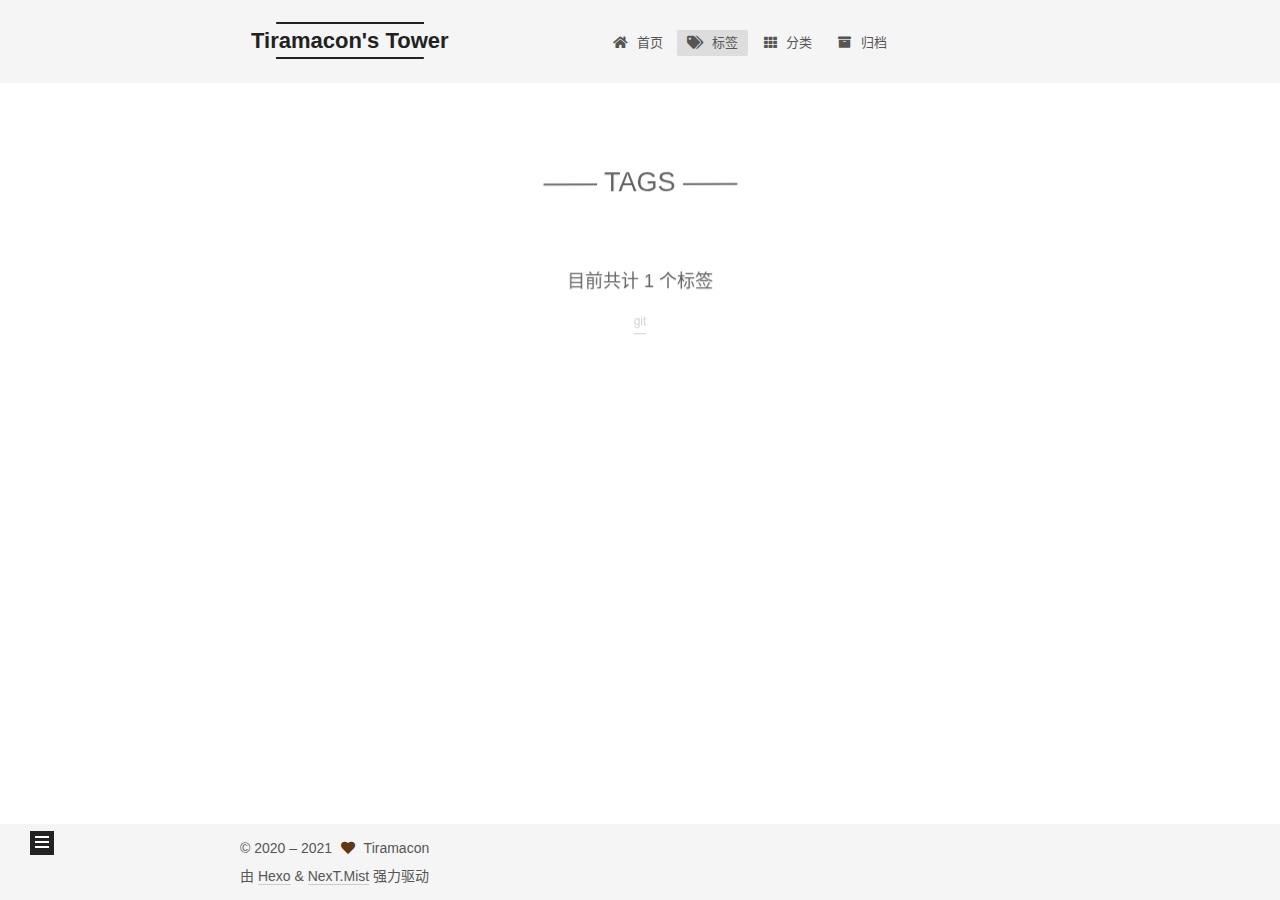
<file: tags/index.html>
<!DOCTYPE html>
<html lang="zh-CN">
<head>
  <meta charset="UTF-8">
<meta name="viewport" content="width=device-width, initial-scale=1, maximum-scale=2">
<meta name="theme-color" content="#222">
<meta name="generator" content="Hexo 5.4.0">
  <link rel="apple-touch-icon" sizes="180x180" href="/images/apple-touch-icon-next.png">
  <link rel="icon" type="image/png" sizes="32x32" href="/images/favicon-32x32-next.png">
  <link rel="icon" type="image/png" sizes="16x16" href="/images/favicon-16x16-next.png">
  <link rel="mask-icon" href="/images/logo.svg" color="#222">

<link rel="stylesheet" href="/css/main.css">


<link rel="stylesheet" href="/lib/font-awesome/css/all.min.css">
  <link rel="stylesheet" href="/lib/pace/pace-theme-flash.min.css">
  <script src="/lib/pace/pace.min.js"></script>

<script id="hexo-configurations">
    var NexT = window.NexT || {};
    var CONFIG = {"hostname":"tiramacon.github.io","root":"/","scheme":"Mist","version":"7.8.0","exturl":false,"sidebar":{"position":"left","display":"post","padding":18,"offset":12,"onmobile":false},"copycode":{"enable":false,"show_result":false,"style":null},"back2top":{"enable":true,"sidebar":false,"scrollpercent":false},"bookmark":{"enable":false,"color":"#222","save":"auto"},"fancybox":false,"mediumzoom":false,"lazyload":false,"pangu":false,"comments":{"style":"tabs","active":null,"storage":true,"lazyload":false,"nav":null},"algolia":{"hits":{"per_page":10},"labels":{"input_placeholder":"Search for Posts","hits_empty":"We didn't find any results for the search: ${query}","hits_stats":"${hits} results found in ${time} ms"}},"localsearch":{"enable":false,"trigger":"auto","top_n_per_article":1,"unescape":false,"preload":false},"motion":{"enable":true,"async":true,"transition":{"post_block":"flipXIn","post_header":"slideDownIn","post_body":"slideDownIn","coll_header":"slideLeftIn","sidebar":"slideUpIn"}}};
  </script>

  <meta name="description" content="积沙成塔">
<meta property="og:type" content="website">
<meta property="og:title" content="—— TAGS ——">
<meta property="og:url" content="https://tiramacon.github.io/tags/index.html">
<meta property="og:site_name" content="Tiramacon&#39;s Tower">
<meta property="og:description" content="积沙成塔">
<meta property="og:locale" content="zh_CN">
<meta property="article:published_time" content="2021-04-22T03:44:17.000Z">
<meta property="article:modified_time" content="2021-04-22T03:48:14.664Z">
<meta property="article:author" content="Tiramacon">
<meta property="article:tag" content="blog, tiramacon">
<meta name="twitter:card" content="summary">

<link rel="canonical" href="https://tiramacon.github.io/tags/">


<script id="page-configurations">
  // https://hexo.io/docs/variables.html
  CONFIG.page = {
    sidebar: "",
    isHome : false,
    isPost : false,
    lang   : 'zh-CN'
  };
</script>

  <title>—— TAGS —— | Tiramacon's Tower
</title>
  






  <noscript>
  <style>
  .use-motion .brand,
  .use-motion .menu-item,
  .sidebar-inner,
  .use-motion .post-block,
  .use-motion .pagination,
  .use-motion .comments,
  .use-motion .post-header,
  .use-motion .post-body,
  .use-motion .collection-header { opacity: initial; }

  .use-motion .site-title,
  .use-motion .site-subtitle {
    opacity: initial;
    top: initial;
  }

  .use-motion .logo-line-before i { left: initial; }
  .use-motion .logo-line-after i { right: initial; }
  </style>
</noscript>

</head>

<body itemscope itemtype="http://schema.org/WebPage">
  <div class="container use-motion">
    <div class="headband"></div>

    <header class="header" itemscope itemtype="http://schema.org/WPHeader">
      <div class="header-inner"><div class="site-brand-container">
  <div class="site-nav-toggle">
    <div class="toggle" aria-label="切换导航栏">
      <span class="toggle-line toggle-line-first"></span>
      <span class="toggle-line toggle-line-middle"></span>
      <span class="toggle-line toggle-line-last"></span>
    </div>
  </div>

  <div class="site-meta">

    <a href="/" class="brand" rel="start">
      <span class="logo-line-before"><i></i></span>
      <h1 class="site-title">Tiramacon's Tower</h1>
      <span class="logo-line-after"><i></i></span>
    </a>
      <p class="site-subtitle" itemprop="description">一人一城</p>
  </div>

  <div class="site-nav-right">
    <div class="toggle popup-trigger">
    </div>
  </div>
</div>




<nav class="site-nav">
  <ul id="menu" class="main-menu menu">
        <li class="menu-item menu-item-home">

    <a href="/" rel="section"><i class="fa fa-home fa-fw"></i>首页</a>

  </li>
        <li class="menu-item menu-item-tags">

    <a href="/tags/" rel="section"><i class="fa fa-tags fa-fw"></i>标签</a>

  </li>
        <li class="menu-item menu-item-categories">

    <a href="/categories/" rel="section"><i class="fa fa-th fa-fw"></i>分类</a>

  </li>
        <li class="menu-item menu-item-archives">

    <a href="/archives/" rel="section"><i class="fa fa-archive fa-fw"></i>归档</a>

  </li>
  </ul>
</nav>




</div>
    </header>

    
  <div class="back-to-top">
    <i class="fa fa-arrow-up"></i>
    <span>0%</span>
  </div>


    <main class="main">
      <div class="main-inner">
        <div class="content-wrap">
          
  
  

          <div class="content page posts-expand">
            

    
    
    
    <div class="post-block" lang="zh-CN">
      <header class="post-header">

<h1 class="post-title" itemprop="name headline">—— TAGS ——
</h1>

<div class="post-meta">
  

</div>

</header>

      
      
      
      <div class="post-body">
          <div class="tag-cloud">
            <div class="tag-cloud-title">
              目前共计 1 个标签
            </div>
            <div class="tag-cloud-tags">
              <a href="/tags/git/" style="font-size: 12px; color: #ccc">git</a>
            </div>
          </div>
        
      </div>
      
      
      
    </div>
    

    
    
    


          </div>
          

<script>
  window.addEventListener('tabs:register', () => {
    let { activeClass } = CONFIG.comments;
    if (CONFIG.comments.storage) {
      activeClass = localStorage.getItem('comments_active') || activeClass;
    }
    if (activeClass) {
      let activeTab = document.querySelector(`a[href="#comment-${activeClass}"]`);
      if (activeTab) {
        activeTab.click();
      }
    }
  });
  if (CONFIG.comments.storage) {
    window.addEventListener('tabs:click', event => {
      if (!event.target.matches('.tabs-comment .tab-content .tab-pane')) return;
      let commentClass = event.target.classList[1];
      localStorage.setItem('comments_active', commentClass);
    });
  }
</script>

        </div>
          
  
  <div class="toggle sidebar-toggle">
    <span class="toggle-line toggle-line-first"></span>
    <span class="toggle-line toggle-line-middle"></span>
    <span class="toggle-line toggle-line-last"></span>
  </div>

  <aside class="sidebar">
    <div class="sidebar-inner">

      <ul class="sidebar-nav motion-element">
        <li class="sidebar-nav-toc">
          文章目录
        </li>
        <li class="sidebar-nav-overview">
          站点概览
        </li>
      </ul>

      <!--noindex-->
      <div class="post-toc-wrap sidebar-panel">
      </div>
      <!--/noindex-->

      <div class="site-overview-wrap sidebar-panel">
        <div class="site-author motion-element" itemprop="author" itemscope itemtype="http://schema.org/Person">
  <p class="site-author-name" itemprop="name">Tiramacon</p>
  <div class="site-description" itemprop="description">积沙成塔</div>
</div>
<div class="site-state-wrap motion-element">
  <nav class="site-state">
      <div class="site-state-item site-state-posts">
          <a href="/archives/">
        
          <span class="site-state-item-count">1</span>
          <span class="site-state-item-name">日志</span>
        </a>
      </div>
      <div class="site-state-item site-state-categories">
            <a href="/categories/">
          
        <span class="site-state-item-count">1</span>
        <span class="site-state-item-name">分类</span></a>
      </div>
      <div class="site-state-item site-state-tags">
            <a href="/tags/">
          
        <span class="site-state-item-count">1</span>
        <span class="site-state-item-name">标签</span></a>
      </div>
  </nav>
</div>
  <div class="links-of-author motion-element">
      <span class="links-of-author-item">
        <a href="https://github.com/Tiramacon" title="GitHub → https:&#x2F;&#x2F;github.com&#x2F;Tiramacon" rel="noopener" target="_blank"><i class="fab fa-github fa-fw"></i>GitHub</a>
      </span>
      <span class="links-of-author-item">
        <a href="mailto:719326251@qq.com" title="E-Mail → mailto:719326251@qq.com" rel="noopener" target="_blank"><i class="fa fa-envelope fa-fw"></i>E-Mail</a>
      </span>
  </div>



      </div>

    </div>
  </aside>
  <div id="sidebar-dimmer"></div>


      </div>
    </main>

    <footer class="footer">
      <div class="footer-inner">
        

        

<div class="copyright">
  
  &copy; 2020 – 
  <span itemprop="copyrightYear">2021</span>
  <span class="with-love">
    <i class="fa fa-heart"></i>
  </span>
  <span class="author" itemprop="copyrightHolder">Tiramacon</span>
</div>
  <div class="powered-by">由 <a href="https://hexo.io/" class="theme-link" rel="noopener" target="_blank">Hexo</a> & <a href="https://mist.theme-next.org/" class="theme-link" rel="noopener" target="_blank">NexT.Mist</a> 强力驱动
  </div>

        








      </div>
    </footer>
  </div>

  
  <script src="/lib/anime.min.js"></script>
  <script src="/lib/velocity/velocity.min.js"></script>
  <script src="/lib/velocity/velocity.ui.min.js"></script>

<script src="/js/utils.js"></script>

<script src="/js/motion.js"></script>


<script src="/js/schemes/muse.js"></script>


<script src="/js/next-boot.js"></script>




  















  

  

</body>
</html>
</file>
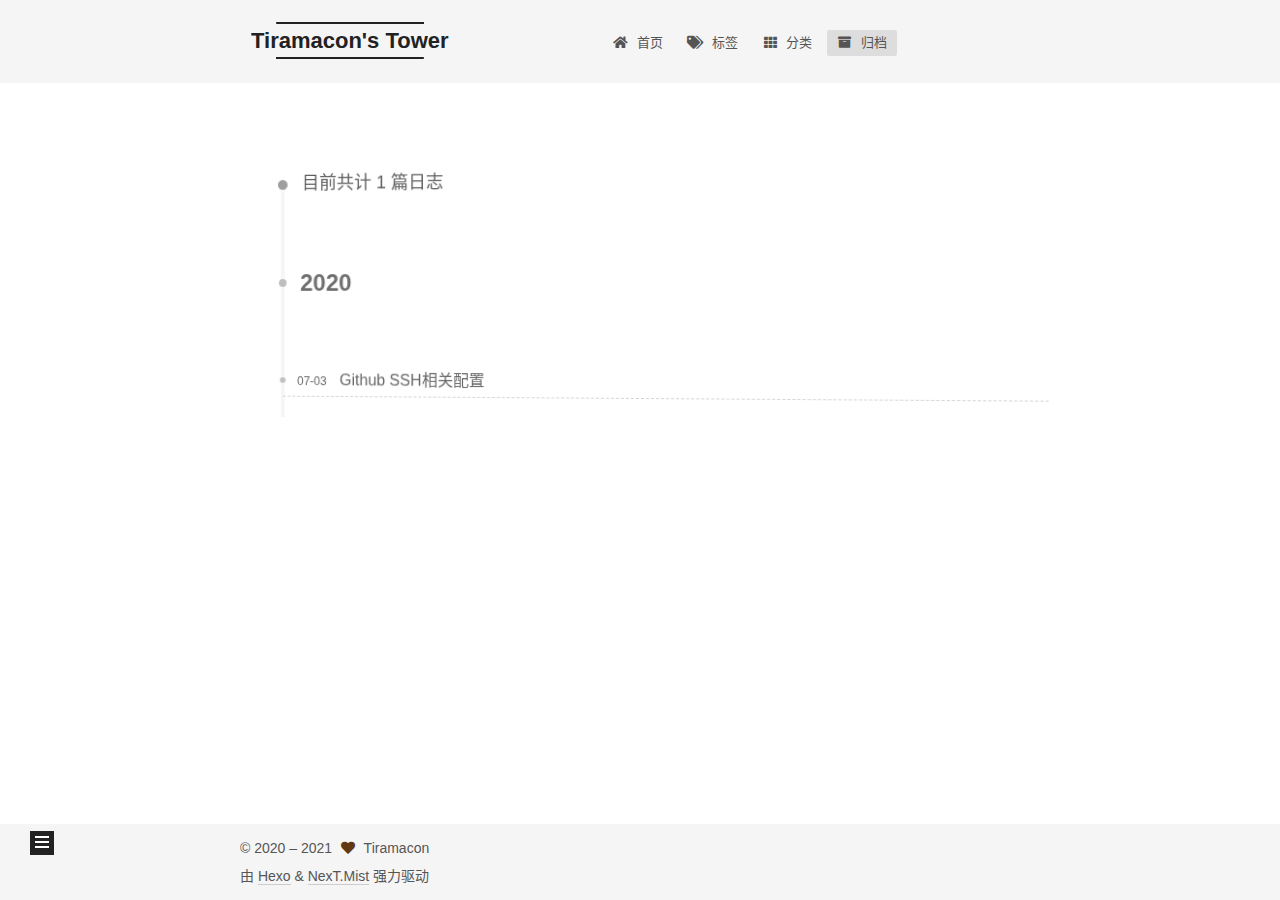
<file: archives/2020/index.html>
<!DOCTYPE html>
<html lang="zh-CN">
<head>
  <meta charset="UTF-8">
<meta name="viewport" content="width=device-width, initial-scale=1, maximum-scale=2">
<meta name="theme-color" content="#222">
<meta name="generator" content="Hexo 5.4.0">
  <link rel="apple-touch-icon" sizes="180x180" href="/images/apple-touch-icon-next.png">
  <link rel="icon" type="image/png" sizes="32x32" href="/images/favicon-32x32-next.png">
  <link rel="icon" type="image/png" sizes="16x16" href="/images/favicon-16x16-next.png">
  <link rel="mask-icon" href="/images/logo.svg" color="#222">

<link rel="stylesheet" href="/css/main.css">


<link rel="stylesheet" href="/lib/font-awesome/css/all.min.css">
  <link rel="stylesheet" href="/lib/pace/pace-theme-flash.min.css">
  <script src="/lib/pace/pace.min.js"></script>

<script id="hexo-configurations">
    var NexT = window.NexT || {};
    var CONFIG = {"hostname":"tiramacon.github.io","root":"/","scheme":"Mist","version":"7.8.0","exturl":false,"sidebar":{"position":"left","display":"post","padding":18,"offset":12,"onmobile":false},"copycode":{"enable":false,"show_result":false,"style":null},"back2top":{"enable":true,"sidebar":false,"scrollpercent":false},"bookmark":{"enable":false,"color":"#222","save":"auto"},"fancybox":false,"mediumzoom":false,"lazyload":false,"pangu":false,"comments":{"style":"tabs","active":null,"storage":true,"lazyload":false,"nav":null},"algolia":{"hits":{"per_page":10},"labels":{"input_placeholder":"Search for Posts","hits_empty":"We didn't find any results for the search: ${query}","hits_stats":"${hits} results found in ${time} ms"}},"localsearch":{"enable":false,"trigger":"auto","top_n_per_article":1,"unescape":false,"preload":false},"motion":{"enable":true,"async":true,"transition":{"post_block":"flipXIn","post_header":"slideDownIn","post_body":"slideDownIn","coll_header":"slideLeftIn","sidebar":"slideUpIn"}}};
  </script>

  <meta name="description" content="积沙成塔">
<meta property="og:type" content="website">
<meta property="og:title" content="Tiramacon&#39;s Tower">
<meta property="og:url" content="https://tiramacon.github.io/archives/2020/index.html">
<meta property="og:site_name" content="Tiramacon&#39;s Tower">
<meta property="og:description" content="积沙成塔">
<meta property="og:locale" content="zh_CN">
<meta property="article:author" content="Tiramacon">
<meta property="article:tag" content="blog, tiramacon">
<meta name="twitter:card" content="summary">

<link rel="canonical" href="https://tiramacon.github.io/archives/2020/">


<script id="page-configurations">
  // https://hexo.io/docs/variables.html
  CONFIG.page = {
    sidebar: "",
    isHome : false,
    isPost : false,
    lang   : 'zh-CN'
  };
</script>

  <title>归档 | Tiramacon's Tower</title>
  






  <noscript>
  <style>
  .use-motion .brand,
  .use-motion .menu-item,
  .sidebar-inner,
  .use-motion .post-block,
  .use-motion .pagination,
  .use-motion .comments,
  .use-motion .post-header,
  .use-motion .post-body,
  .use-motion .collection-header { opacity: initial; }

  .use-motion .site-title,
  .use-motion .site-subtitle {
    opacity: initial;
    top: initial;
  }

  .use-motion .logo-line-before i { left: initial; }
  .use-motion .logo-line-after i { right: initial; }
  </style>
</noscript>

</head>

<body itemscope itemtype="http://schema.org/WebPage">
  <div class="container use-motion">
    <div class="headband"></div>

    <header class="header" itemscope itemtype="http://schema.org/WPHeader">
      <div class="header-inner"><div class="site-brand-container">
  <div class="site-nav-toggle">
    <div class="toggle" aria-label="切换导航栏">
      <span class="toggle-line toggle-line-first"></span>
      <span class="toggle-line toggle-line-middle"></span>
      <span class="toggle-line toggle-line-last"></span>
    </div>
  </div>

  <div class="site-meta">

    <a href="/" class="brand" rel="start">
      <span class="logo-line-before"><i></i></span>
      <h1 class="site-title">Tiramacon's Tower</h1>
      <span class="logo-line-after"><i></i></span>
    </a>
      <p class="site-subtitle" itemprop="description">一人一城</p>
  </div>

  <div class="site-nav-right">
    <div class="toggle popup-trigger">
    </div>
  </div>
</div>




<nav class="site-nav">
  <ul id="menu" class="main-menu menu">
        <li class="menu-item menu-item-home">

    <a href="/" rel="section"><i class="fa fa-home fa-fw"></i>首页</a>

  </li>
        <li class="menu-item menu-item-tags">

    <a href="/tags/" rel="section"><i class="fa fa-tags fa-fw"></i>标签</a>

  </li>
        <li class="menu-item menu-item-categories">

    <a href="/categories/" rel="section"><i class="fa fa-th fa-fw"></i>分类</a>

  </li>
        <li class="menu-item menu-item-archives">

    <a href="/archives/" rel="section"><i class="fa fa-archive fa-fw"></i>归档</a>

  </li>
  </ul>
</nav>




</div>
    </header>

    
  <div class="back-to-top">
    <i class="fa fa-arrow-up"></i>
    <span>0%</span>
  </div>


    <main class="main">
      <div class="main-inner">
        <div class="content-wrap">
          

          <div class="content archive">
            

  
  
  
  <div class="post-block">
    <div class="posts-collapse">
      <div class="collection-title">
        
        <span class="collection-header">目前共计 1 篇日志</span>
      </div>

      
    <div class="collection-year">
      <span class="collection-header">2020</span>
    </div>

  <article itemscope itemtype="http://schema.org/Article">
    <header class="post-header">

      <div class="post-meta">
        <time itemprop="dateCreated"
              datetime="2020-07-03T13:58:58+08:00"
              content="2020-07-03">
          07-03
        </time>
      </div>

      <div class="post-title">
          <a class="post-title-link" href="/2020/07/03/github-ssh/" itemprop="url">
            <span itemprop="name">Github SSH相关配置</span>
          </a>
      </div>

    </header>
  </article>


    </div>
  </div>
  
  
  

  



          </div>
          

<script>
  window.addEventListener('tabs:register', () => {
    let { activeClass } = CONFIG.comments;
    if (CONFIG.comments.storage) {
      activeClass = localStorage.getItem('comments_active') || activeClass;
    }
    if (activeClass) {
      let activeTab = document.querySelector(`a[href="#comment-${activeClass}"]`);
      if (activeTab) {
        activeTab.click();
      }
    }
  });
  if (CONFIG.comments.storage) {
    window.addEventListener('tabs:click', event => {
      if (!event.target.matches('.tabs-comment .tab-content .tab-pane')) return;
      let commentClass = event.target.classList[1];
      localStorage.setItem('comments_active', commentClass);
    });
  }
</script>

        </div>
          
  
  <div class="toggle sidebar-toggle">
    <span class="toggle-line toggle-line-first"></span>
    <span class="toggle-line toggle-line-middle"></span>
    <span class="toggle-line toggle-line-last"></span>
  </div>

  <aside class="sidebar">
    <div class="sidebar-inner">

      <ul class="sidebar-nav motion-element">
        <li class="sidebar-nav-toc">
          文章目录
        </li>
        <li class="sidebar-nav-overview">
          站点概览
        </li>
      </ul>

      <!--noindex-->
      <div class="post-toc-wrap sidebar-panel">
      </div>
      <!--/noindex-->

      <div class="site-overview-wrap sidebar-panel">
        <div class="site-author motion-element" itemprop="author" itemscope itemtype="http://schema.org/Person">
  <p class="site-author-name" itemprop="name">Tiramacon</p>
  <div class="site-description" itemprop="description">积沙成塔</div>
</div>
<div class="site-state-wrap motion-element">
  <nav class="site-state">
      <div class="site-state-item site-state-posts">
          <a href="/archives/">
        
          <span class="site-state-item-count">1</span>
          <span class="site-state-item-name">日志</span>
        </a>
      </div>
      <div class="site-state-item site-state-categories">
            <a href="/categories/">
          
        <span class="site-state-item-count">1</span>
        <span class="site-state-item-name">分类</span></a>
      </div>
      <div class="site-state-item site-state-tags">
            <a href="/tags/">
          
        <span class="site-state-item-count">1</span>
        <span class="site-state-item-name">标签</span></a>
      </div>
  </nav>
</div>
  <div class="links-of-author motion-element">
      <span class="links-of-author-item">
        <a href="https://github.com/Tiramacon" title="GitHub → https:&#x2F;&#x2F;github.com&#x2F;Tiramacon" rel="noopener" target="_blank"><i class="fab fa-github fa-fw"></i>GitHub</a>
      </span>
      <span class="links-of-author-item">
        <a href="mailto:719326251@qq.com" title="E-Mail → mailto:719326251@qq.com" rel="noopener" target="_blank"><i class="fa fa-envelope fa-fw"></i>E-Mail</a>
      </span>
  </div>



      </div>

    </div>
  </aside>
  <div id="sidebar-dimmer"></div>


      </div>
    </main>

    <footer class="footer">
      <div class="footer-inner">
        

        

<div class="copyright">
  
  &copy; 2020 – 
  <span itemprop="copyrightYear">2021</span>
  <span class="with-love">
    <i class="fa fa-heart"></i>
  </span>
  <span class="author" itemprop="copyrightHolder">Tiramacon</span>
</div>
  <div class="powered-by">由 <a href="https://hexo.io/" class="theme-link" rel="noopener" target="_blank">Hexo</a> & <a href="https://mist.theme-next.org/" class="theme-link" rel="noopener" target="_blank">NexT.Mist</a> 强力驱动
  </div>

        








      </div>
    </footer>
  </div>

  
  <script src="/lib/anime.min.js"></script>
  <script src="/lib/velocity/velocity.min.js"></script>
  <script src="/lib/velocity/velocity.ui.min.js"></script>

<script src="/js/utils.js"></script>

<script src="/js/motion.js"></script>


<script src="/js/schemes/muse.js"></script>


<script src="/js/next-boot.js"></script>




  















  

  

</body>
</html>
</file>
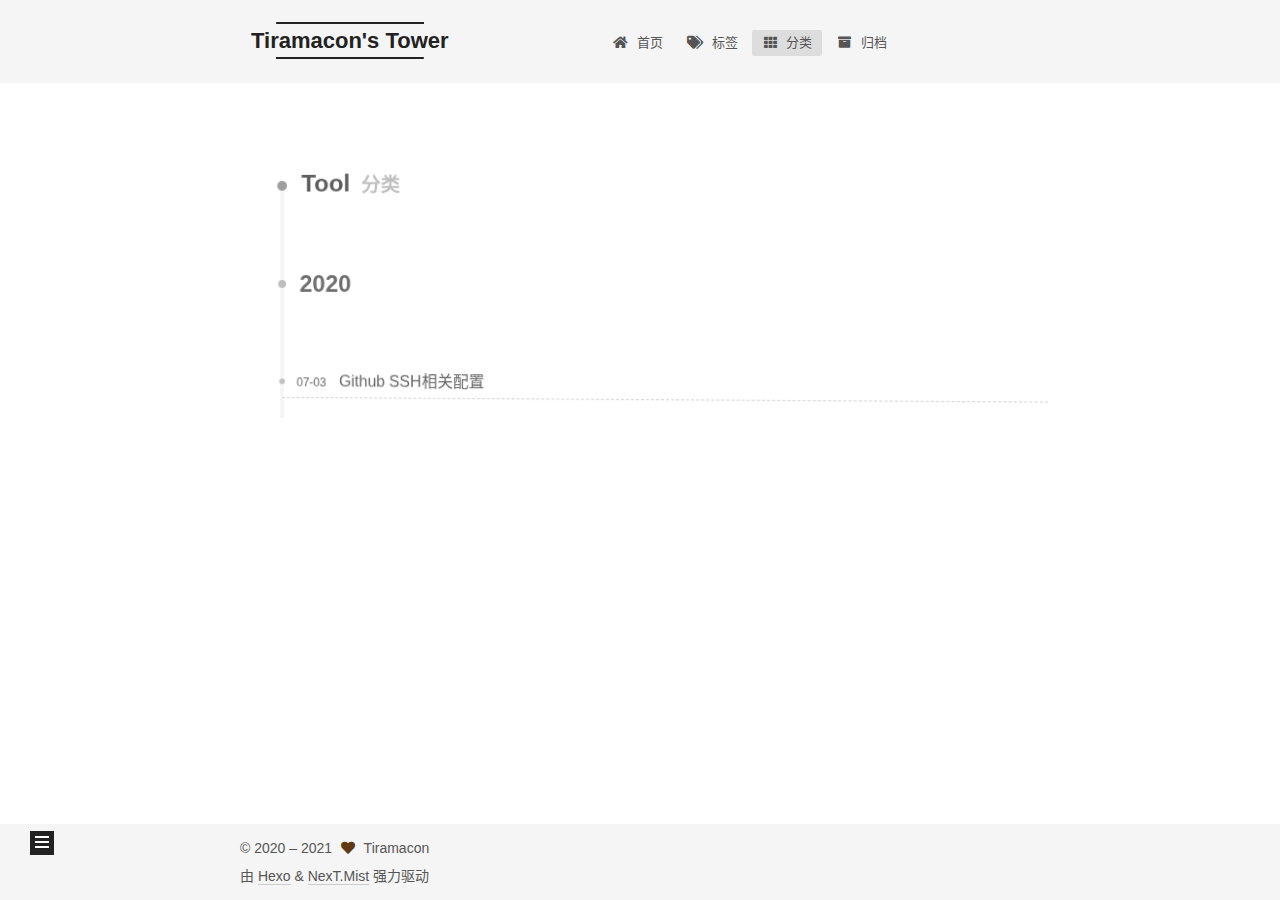
<file: categories/Tool/index.html>
<!DOCTYPE html>
<html lang="zh-CN">
<head>
  <meta charset="UTF-8">
<meta name="viewport" content="width=device-width, initial-scale=1, maximum-scale=2">
<meta name="theme-color" content="#222">
<meta name="generator" content="Hexo 5.4.0">
  <link rel="apple-touch-icon" sizes="180x180" href="/images/apple-touch-icon-next.png">
  <link rel="icon" type="image/png" sizes="32x32" href="/images/favicon-32x32-next.png">
  <link rel="icon" type="image/png" sizes="16x16" href="/images/favicon-16x16-next.png">
  <link rel="mask-icon" href="/images/logo.svg" color="#222">

<link rel="stylesheet" href="/css/main.css">


<link rel="stylesheet" href="/lib/font-awesome/css/all.min.css">
  <link rel="stylesheet" href="/lib/pace/pace-theme-flash.min.css">
  <script src="/lib/pace/pace.min.js"></script>

<script id="hexo-configurations">
    var NexT = window.NexT || {};
    var CONFIG = {"hostname":"tiramacon.github.io","root":"/","scheme":"Mist","version":"7.8.0","exturl":false,"sidebar":{"position":"left","display":"post","padding":18,"offset":12,"onmobile":false},"copycode":{"enable":false,"show_result":false,"style":null},"back2top":{"enable":true,"sidebar":false,"scrollpercent":false},"bookmark":{"enable":false,"color":"#222","save":"auto"},"fancybox":false,"mediumzoom":false,"lazyload":false,"pangu":false,"comments":{"style":"tabs","active":null,"storage":true,"lazyload":false,"nav":null},"algolia":{"hits":{"per_page":10},"labels":{"input_placeholder":"Search for Posts","hits_empty":"We didn't find any results for the search: ${query}","hits_stats":"${hits} results found in ${time} ms"}},"localsearch":{"enable":false,"trigger":"auto","top_n_per_article":1,"unescape":false,"preload":false},"motion":{"enable":true,"async":true,"transition":{"post_block":"flipXIn","post_header":"slideDownIn","post_body":"slideDownIn","coll_header":"slideLeftIn","sidebar":"slideUpIn"}}};
  </script>

  <meta name="description" content="积沙成塔">
<meta property="og:type" content="website">
<meta property="og:title" content="Tiramacon&#39;s Tower">
<meta property="og:url" content="https://tiramacon.github.io/categories/Tool/index.html">
<meta property="og:site_name" content="Tiramacon&#39;s Tower">
<meta property="og:description" content="积沙成塔">
<meta property="og:locale" content="zh_CN">
<meta property="article:author" content="Tiramacon">
<meta property="article:tag" content="blog, tiramacon">
<meta name="twitter:card" content="summary">

<link rel="canonical" href="https://tiramacon.github.io/categories/Tool/">


<script id="page-configurations">
  // https://hexo.io/docs/variables.html
  CONFIG.page = {
    sidebar: "",
    isHome : false,
    isPost : false,
    lang   : 'zh-CN'
  };
</script>

  <title>分类: Tool | Tiramacon's Tower</title>
  






  <noscript>
  <style>
  .use-motion .brand,
  .use-motion .menu-item,
  .sidebar-inner,
  .use-motion .post-block,
  .use-motion .pagination,
  .use-motion .comments,
  .use-motion .post-header,
  .use-motion .post-body,
  .use-motion .collection-header { opacity: initial; }

  .use-motion .site-title,
  .use-motion .site-subtitle {
    opacity: initial;
    top: initial;
  }

  .use-motion .logo-line-before i { left: initial; }
  .use-motion .logo-line-after i { right: initial; }
  </style>
</noscript>

</head>

<body itemscope itemtype="http://schema.org/WebPage">
  <div class="container use-motion">
    <div class="headband"></div>

    <header class="header" itemscope itemtype="http://schema.org/WPHeader">
      <div class="header-inner"><div class="site-brand-container">
  <div class="site-nav-toggle">
    <div class="toggle" aria-label="切换导航栏">
      <span class="toggle-line toggle-line-first"></span>
      <span class="toggle-line toggle-line-middle"></span>
      <span class="toggle-line toggle-line-last"></span>
    </div>
  </div>

  <div class="site-meta">

    <a href="/" class="brand" rel="start">
      <span class="logo-line-before"><i></i></span>
      <h1 class="site-title">Tiramacon's Tower</h1>
      <span class="logo-line-after"><i></i></span>
    </a>
      <p class="site-subtitle" itemprop="description">一人一城</p>
  </div>

  <div class="site-nav-right">
    <div class="toggle popup-trigger">
    </div>
  </div>
</div>




<nav class="site-nav">
  <ul id="menu" class="main-menu menu">
        <li class="menu-item menu-item-home">

    <a href="/" rel="section"><i class="fa fa-home fa-fw"></i>首页</a>

  </li>
        <li class="menu-item menu-item-tags">

    <a href="/tags/" rel="section"><i class="fa fa-tags fa-fw"></i>标签</a>

  </li>
        <li class="menu-item menu-item-categories">

    <a href="/categories/" rel="section"><i class="fa fa-th fa-fw"></i>分类</a>

  </li>
        <li class="menu-item menu-item-archives">

    <a href="/archives/" rel="section"><i class="fa fa-archive fa-fw"></i>归档</a>

  </li>
  </ul>
</nav>




</div>
    </header>

    
  <div class="back-to-top">
    <i class="fa fa-arrow-up"></i>
    <span>0%</span>
  </div>


    <main class="main">
      <div class="main-inner">
        <div class="content-wrap">
          

          <div class="content category">
            

  
  
  
  <div class="post-block">
    <div class="posts-collapse">
      <div class="collection-title">
        <h2 class="collection-header">Tool
          <small>分类</small>
        </h2>
      </div>

      
    <div class="collection-year">
      <span class="collection-header">2020</span>
    </div>

  <article itemscope itemtype="http://schema.org/Article">
    <header class="post-header">

      <div class="post-meta">
        <time itemprop="dateCreated"
              datetime="2020-07-03T13:58:58+08:00"
              content="2020-07-03">
          07-03
        </time>
      </div>

      <div class="post-title">
          <a class="post-title-link" href="/2020/07/03/github-ssh/" itemprop="url">
            <span itemprop="name">Github SSH相关配置</span>
          </a>
      </div>

    </header>
  </article>

    </div>
  </div>
  
  
  

  



          </div>
          

<script>
  window.addEventListener('tabs:register', () => {
    let { activeClass } = CONFIG.comments;
    if (CONFIG.comments.storage) {
      activeClass = localStorage.getItem('comments_active') || activeClass;
    }
    if (activeClass) {
      let activeTab = document.querySelector(`a[href="#comment-${activeClass}"]`);
      if (activeTab) {
        activeTab.click();
      }
    }
  });
  if (CONFIG.comments.storage) {
    window.addEventListener('tabs:click', event => {
      if (!event.target.matches('.tabs-comment .tab-content .tab-pane')) return;
      let commentClass = event.target.classList[1];
      localStorage.setItem('comments_active', commentClass);
    });
  }
</script>

        </div>
          
  
  <div class="toggle sidebar-toggle">
    <span class="toggle-line toggle-line-first"></span>
    <span class="toggle-line toggle-line-middle"></span>
    <span class="toggle-line toggle-line-last"></span>
  </div>

  <aside class="sidebar">
    <div class="sidebar-inner">

      <ul class="sidebar-nav motion-element">
        <li class="sidebar-nav-toc">
          文章目录
        </li>
        <li class="sidebar-nav-overview">
          站点概览
        </li>
      </ul>

      <!--noindex-->
      <div class="post-toc-wrap sidebar-panel">
      </div>
      <!--/noindex-->

      <div class="site-overview-wrap sidebar-panel">
        <div class="site-author motion-element" itemprop="author" itemscope itemtype="http://schema.org/Person">
  <p class="site-author-name" itemprop="name">Tiramacon</p>
  <div class="site-description" itemprop="description">积沙成塔</div>
</div>
<div class="site-state-wrap motion-element">
  <nav class="site-state">
      <div class="site-state-item site-state-posts">
          <a href="/archives/">
        
          <span class="site-state-item-count">1</span>
          <span class="site-state-item-name">日志</span>
        </a>
      </div>
      <div class="site-state-item site-state-categories">
            <a href="/categories/">
          
        <span class="site-state-item-count">1</span>
        <span class="site-state-item-name">分类</span></a>
      </div>
      <div class="site-state-item site-state-tags">
            <a href="/tags/">
          
        <span class="site-state-item-count">1</span>
        <span class="site-state-item-name">标签</span></a>
      </div>
  </nav>
</div>
  <div class="links-of-author motion-element">
      <span class="links-of-author-item">
        <a href="https://github.com/Tiramacon" title="GitHub → https:&#x2F;&#x2F;github.com&#x2F;Tiramacon" rel="noopener" target="_blank"><i class="fab fa-github fa-fw"></i>GitHub</a>
      </span>
      <span class="links-of-author-item">
        <a href="mailto:719326251@qq.com" title="E-Mail → mailto:719326251@qq.com" rel="noopener" target="_blank"><i class="fa fa-envelope fa-fw"></i>E-Mail</a>
      </span>
  </div>



      </div>

    </div>
  </aside>
  <div id="sidebar-dimmer"></div>


      </div>
    </main>

    <footer class="footer">
      <div class="footer-inner">
        

        

<div class="copyright">
  
  &copy; 2020 – 
  <span itemprop="copyrightYear">2021</span>
  <span class="with-love">
    <i class="fa fa-heart"></i>
  </span>
  <span class="author" itemprop="copyrightHolder">Tiramacon</span>
</div>
  <div class="powered-by">由 <a href="https://hexo.io/" class="theme-link" rel="noopener" target="_blank">Hexo</a> & <a href="https://mist.theme-next.org/" class="theme-link" rel="noopener" target="_blank">NexT.Mist</a> 强力驱动
  </div>

        








      </div>
    </footer>
  </div>

  
  <script src="/lib/anime.min.js"></script>
  <script src="/lib/velocity/velocity.min.js"></script>
  <script src="/lib/velocity/velocity.ui.min.js"></script>

<script src="/js/utils.js"></script>

<script src="/js/motion.js"></script>


<script src="/js/schemes/muse.js"></script>


<script src="/js/next-boot.js"></script>




  















  

  

</body>
</html>
</file>
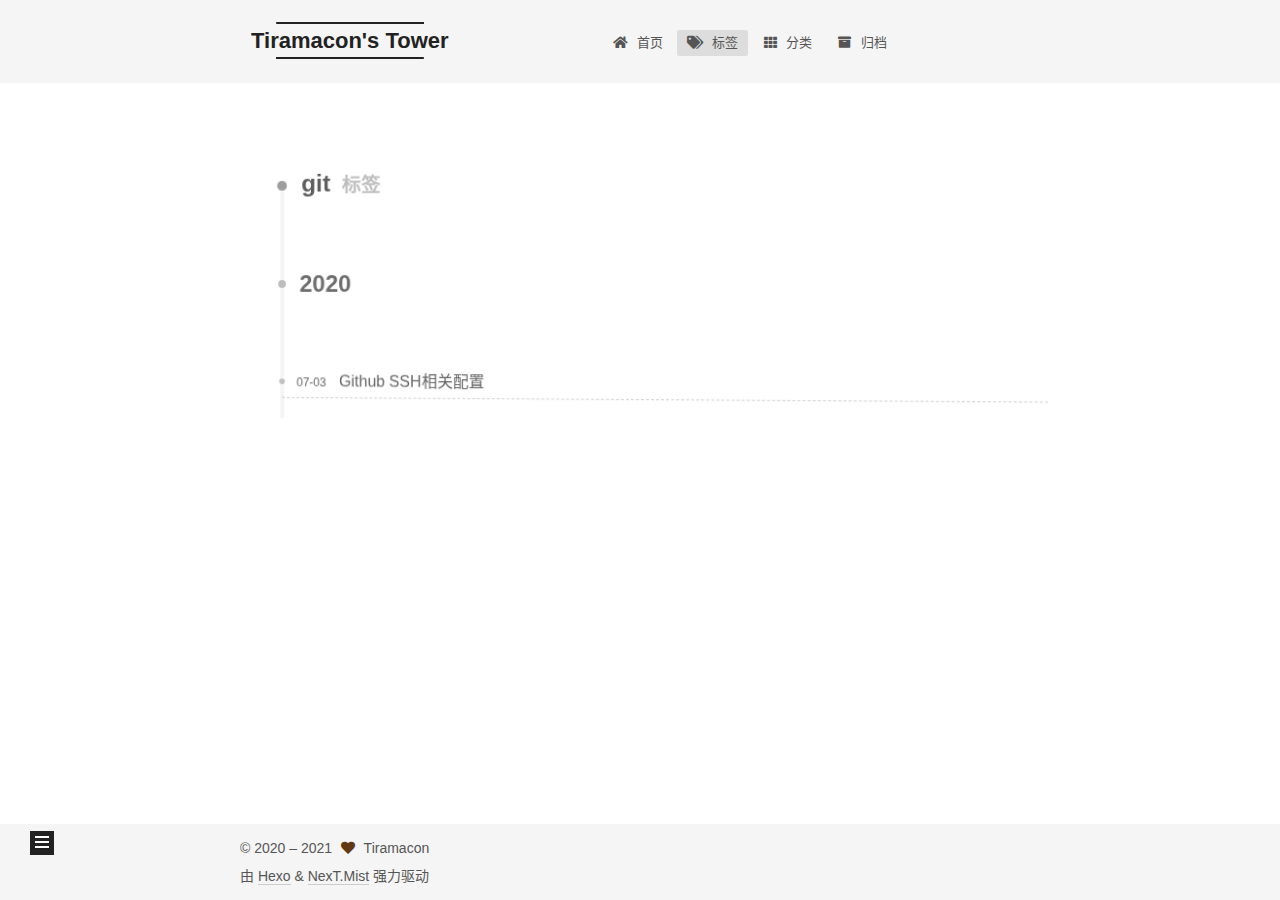
<file: tags/git/index.html>
<!DOCTYPE html>
<html lang="zh-CN">
<head>
  <meta charset="UTF-8">
<meta name="viewport" content="width=device-width, initial-scale=1, maximum-scale=2">
<meta name="theme-color" content="#222">
<meta name="generator" content="Hexo 5.4.0">
  <link rel="apple-touch-icon" sizes="180x180" href="/images/apple-touch-icon-next.png">
  <link rel="icon" type="image/png" sizes="32x32" href="/images/favicon-32x32-next.png">
  <link rel="icon" type="image/png" sizes="16x16" href="/images/favicon-16x16-next.png">
  <link rel="mask-icon" href="/images/logo.svg" color="#222">

<link rel="stylesheet" href="/css/main.css">


<link rel="stylesheet" href="/lib/font-awesome/css/all.min.css">
  <link rel="stylesheet" href="/lib/pace/pace-theme-flash.min.css">
  <script src="/lib/pace/pace.min.js"></script>

<script id="hexo-configurations">
    var NexT = window.NexT || {};
    var CONFIG = {"hostname":"tiramacon.github.io","root":"/","scheme":"Mist","version":"7.8.0","exturl":false,"sidebar":{"position":"left","display":"post","padding":18,"offset":12,"onmobile":false},"copycode":{"enable":false,"show_result":false,"style":null},"back2top":{"enable":true,"sidebar":false,"scrollpercent":false},"bookmark":{"enable":false,"color":"#222","save":"auto"},"fancybox":false,"mediumzoom":false,"lazyload":false,"pangu":false,"comments":{"style":"tabs","active":null,"storage":true,"lazyload":false,"nav":null},"algolia":{"hits":{"per_page":10},"labels":{"input_placeholder":"Search for Posts","hits_empty":"We didn't find any results for the search: ${query}","hits_stats":"${hits} results found in ${time} ms"}},"localsearch":{"enable":false,"trigger":"auto","top_n_per_article":1,"unescape":false,"preload":false},"motion":{"enable":true,"async":true,"transition":{"post_block":"flipXIn","post_header":"slideDownIn","post_body":"slideDownIn","coll_header":"slideLeftIn","sidebar":"slideUpIn"}}};
  </script>

  <meta name="description" content="积沙成塔">
<meta property="og:type" content="website">
<meta property="og:title" content="Tiramacon&#39;s Tower">
<meta property="og:url" content="https://tiramacon.github.io/tags/git/index.html">
<meta property="og:site_name" content="Tiramacon&#39;s Tower">
<meta property="og:description" content="积沙成塔">
<meta property="og:locale" content="zh_CN">
<meta property="article:author" content="Tiramacon">
<meta property="article:tag" content="blog, tiramacon">
<meta name="twitter:card" content="summary">

<link rel="canonical" href="https://tiramacon.github.io/tags/git/">


<script id="page-configurations">
  // https://hexo.io/docs/variables.html
  CONFIG.page = {
    sidebar: "",
    isHome : false,
    isPost : false,
    lang   : 'zh-CN'
  };
</script>

  <title>标签: git | Tiramacon's Tower</title>
  






  <noscript>
  <style>
  .use-motion .brand,
  .use-motion .menu-item,
  .sidebar-inner,
  .use-motion .post-block,
  .use-motion .pagination,
  .use-motion .comments,
  .use-motion .post-header,
  .use-motion .post-body,
  .use-motion .collection-header { opacity: initial; }

  .use-motion .site-title,
  .use-motion .site-subtitle {
    opacity: initial;
    top: initial;
  }

  .use-motion .logo-line-before i { left: initial; }
  .use-motion .logo-line-after i { right: initial; }
  </style>
</noscript>

</head>

<body itemscope itemtype="http://schema.org/WebPage">
  <div class="container use-motion">
    <div class="headband"></div>

    <header class="header" itemscope itemtype="http://schema.org/WPHeader">
      <div class="header-inner"><div class="site-brand-container">
  <div class="site-nav-toggle">
    <div class="toggle" aria-label="切换导航栏">
      <span class="toggle-line toggle-line-first"></span>
      <span class="toggle-line toggle-line-middle"></span>
      <span class="toggle-line toggle-line-last"></span>
    </div>
  </div>

  <div class="site-meta">

    <a href="/" class="brand" rel="start">
      <span class="logo-line-before"><i></i></span>
      <h1 class="site-title">Tiramacon's Tower</h1>
      <span class="logo-line-after"><i></i></span>
    </a>
      <p class="site-subtitle" itemprop="description">一人一城</p>
  </div>

  <div class="site-nav-right">
    <div class="toggle popup-trigger">
    </div>
  </div>
</div>




<nav class="site-nav">
  <ul id="menu" class="main-menu menu">
        <li class="menu-item menu-item-home">

    <a href="/" rel="section"><i class="fa fa-home fa-fw"></i>首页</a>

  </li>
        <li class="menu-item menu-item-tags">

    <a href="/tags/" rel="section"><i class="fa fa-tags fa-fw"></i>标签</a>

  </li>
        <li class="menu-item menu-item-categories">

    <a href="/categories/" rel="section"><i class="fa fa-th fa-fw"></i>分类</a>

  </li>
        <li class="menu-item menu-item-archives">

    <a href="/archives/" rel="section"><i class="fa fa-archive fa-fw"></i>归档</a>

  </li>
  </ul>
</nav>




</div>
    </header>

    
  <div class="back-to-top">
    <i class="fa fa-arrow-up"></i>
    <span>0%</span>
  </div>


    <main class="main">
      <div class="main-inner">
        <div class="content-wrap">
          

          <div class="content tag">
            

  
  
  
  <div class="post-block">
    <div class="posts-collapse">
      <div class="collection-title">
        <h2 class="collection-header">git
          <small>标签</small>
        </h2>
      </div>

      
    <div class="collection-year">
      <span class="collection-header">2020</span>
    </div>

  <article itemscope itemtype="http://schema.org/Article">
    <header class="post-header">

      <div class="post-meta">
        <time itemprop="dateCreated"
              datetime="2020-07-03T13:58:58+08:00"
              content="2020-07-03">
          07-03
        </time>
      </div>

      <div class="post-title">
          <a class="post-title-link" href="/2020/07/03/github-ssh/" itemprop="url">
            <span itemprop="name">Github SSH相关配置</span>
          </a>
      </div>

    </header>
  </article>

    </div>
  </div>
  
  
  

  



          </div>
          

<script>
  window.addEventListener('tabs:register', () => {
    let { activeClass } = CONFIG.comments;
    if (CONFIG.comments.storage) {
      activeClass = localStorage.getItem('comments_active') || activeClass;
    }
    if (activeClass) {
      let activeTab = document.querySelector(`a[href="#comment-${activeClass}"]`);
      if (activeTab) {
        activeTab.click();
      }
    }
  });
  if (CONFIG.comments.storage) {
    window.addEventListener('tabs:click', event => {
      if (!event.target.matches('.tabs-comment .tab-content .tab-pane')) return;
      let commentClass = event.target.classList[1];
      localStorage.setItem('comments_active', commentClass);
    });
  }
</script>

        </div>
          
  
  <div class="toggle sidebar-toggle">
    <span class="toggle-line toggle-line-first"></span>
    <span class="toggle-line toggle-line-middle"></span>
    <span class="toggle-line toggle-line-last"></span>
  </div>

  <aside class="sidebar">
    <div class="sidebar-inner">

      <ul class="sidebar-nav motion-element">
        <li class="sidebar-nav-toc">
          文章目录
        </li>
        <li class="sidebar-nav-overview">
          站点概览
        </li>
      </ul>

      <!--noindex-->
      <div class="post-toc-wrap sidebar-panel">
      </div>
      <!--/noindex-->

      <div class="site-overview-wrap sidebar-panel">
        <div class="site-author motion-element" itemprop="author" itemscope itemtype="http://schema.org/Person">
  <p class="site-author-name" itemprop="name">Tiramacon</p>
  <div class="site-description" itemprop="description">积沙成塔</div>
</div>
<div class="site-state-wrap motion-element">
  <nav class="site-state">
      <div class="site-state-item site-state-posts">
          <a href="/archives/">
        
          <span class="site-state-item-count">1</span>
          <span class="site-state-item-name">日志</span>
        </a>
      </div>
      <div class="site-state-item site-state-categories">
            <a href="/categories/">
          
        <span class="site-state-item-count">1</span>
        <span class="site-state-item-name">分类</span></a>
      </div>
      <div class="site-state-item site-state-tags">
            <a href="/tags/">
          
        <span class="site-state-item-count">1</span>
        <span class="site-state-item-name">标签</span></a>
      </div>
  </nav>
</div>
  <div class="links-of-author motion-element">
      <span class="links-of-author-item">
        <a href="https://github.com/Tiramacon" title="GitHub → https:&#x2F;&#x2F;github.com&#x2F;Tiramacon" rel="noopener" target="_blank"><i class="fab fa-github fa-fw"></i>GitHub</a>
      </span>
      <span class="links-of-author-item">
        <a href="mailto:719326251@qq.com" title="E-Mail → mailto:719326251@qq.com" rel="noopener" target="_blank"><i class="fa fa-envelope fa-fw"></i>E-Mail</a>
      </span>
  </div>



      </div>

    </div>
  </aside>
  <div id="sidebar-dimmer"></div>


      </div>
    </main>

    <footer class="footer">
      <div class="footer-inner">
        

        

<div class="copyright">
  
  &copy; 2020 – 
  <span itemprop="copyrightYear">2021</span>
  <span class="with-love">
    <i class="fa fa-heart"></i>
  </span>
  <span class="author" itemprop="copyrightHolder">Tiramacon</span>
</div>
  <div class="powered-by">由 <a href="https://hexo.io/" class="theme-link" rel="noopener" target="_blank">Hexo</a> & <a href="https://mist.theme-next.org/" class="theme-link" rel="noopener" target="_blank">NexT.Mist</a> 强力驱动
  </div>

        








      </div>
    </footer>
  </div>

  
  <script src="/lib/anime.min.js"></script>
  <script src="/lib/velocity/velocity.min.js"></script>
  <script src="/lib/velocity/velocity.ui.min.js"></script>

<script src="/js/utils.js"></script>

<script src="/js/motion.js"></script>


<script src="/js/schemes/muse.js"></script>


<script src="/js/next-boot.js"></script>




  















  

  

</body>
</html>
</file>
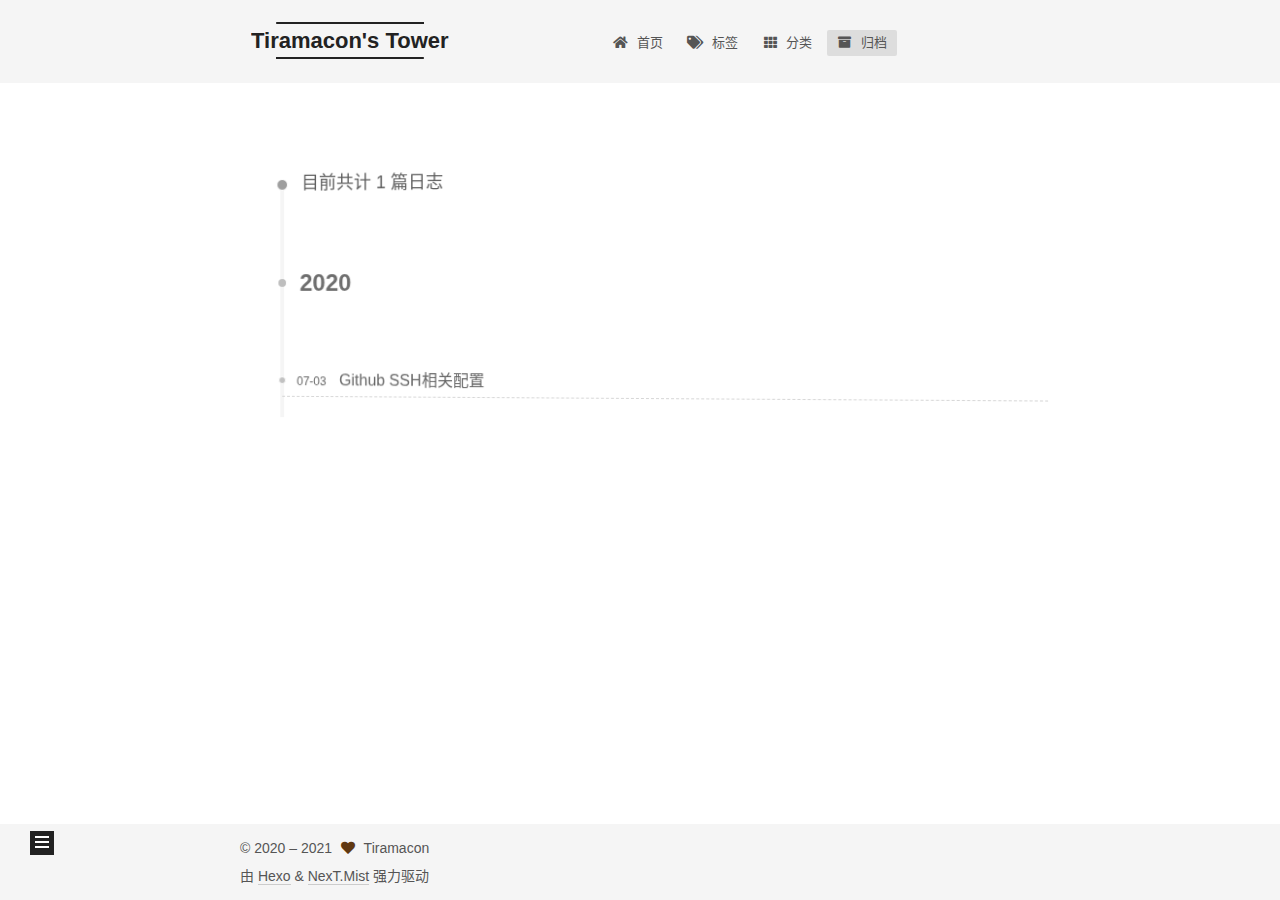
<file: archives/2020/07/index.html>
<!DOCTYPE html>
<html lang="zh-CN">
<head>
  <meta charset="UTF-8">
<meta name="viewport" content="width=device-width, initial-scale=1, maximum-scale=2">
<meta name="theme-color" content="#222">
<meta name="generator" content="Hexo 5.4.0">
  <link rel="apple-touch-icon" sizes="180x180" href="/images/apple-touch-icon-next.png">
  <link rel="icon" type="image/png" sizes="32x32" href="/images/favicon-32x32-next.png">
  <link rel="icon" type="image/png" sizes="16x16" href="/images/favicon-16x16-next.png">
  <link rel="mask-icon" href="/images/logo.svg" color="#222">

<link rel="stylesheet" href="/css/main.css">


<link rel="stylesheet" href="/lib/font-awesome/css/all.min.css">
  <link rel="stylesheet" href="/lib/pace/pace-theme-flash.min.css">
  <script src="/lib/pace/pace.min.js"></script>

<script id="hexo-configurations">
    var NexT = window.NexT || {};
    var CONFIG = {"hostname":"tiramacon.github.io","root":"/","scheme":"Mist","version":"7.8.0","exturl":false,"sidebar":{"position":"left","display":"post","padding":18,"offset":12,"onmobile":false},"copycode":{"enable":false,"show_result":false,"style":null},"back2top":{"enable":true,"sidebar":false,"scrollpercent":false},"bookmark":{"enable":false,"color":"#222","save":"auto"},"fancybox":false,"mediumzoom":false,"lazyload":false,"pangu":false,"comments":{"style":"tabs","active":null,"storage":true,"lazyload":false,"nav":null},"algolia":{"hits":{"per_page":10},"labels":{"input_placeholder":"Search for Posts","hits_empty":"We didn't find any results for the search: ${query}","hits_stats":"${hits} results found in ${time} ms"}},"localsearch":{"enable":false,"trigger":"auto","top_n_per_article":1,"unescape":false,"preload":false},"motion":{"enable":true,"async":true,"transition":{"post_block":"flipXIn","post_header":"slideDownIn","post_body":"slideDownIn","coll_header":"slideLeftIn","sidebar":"slideUpIn"}}};
  </script>

  <meta name="description" content="积沙成塔">
<meta property="og:type" content="website">
<meta property="og:title" content="Tiramacon&#39;s Tower">
<meta property="og:url" content="https://tiramacon.github.io/archives/2020/07/index.html">
<meta property="og:site_name" content="Tiramacon&#39;s Tower">
<meta property="og:description" content="积沙成塔">
<meta property="og:locale" content="zh_CN">
<meta property="article:author" content="Tiramacon">
<meta property="article:tag" content="blog, tiramacon">
<meta name="twitter:card" content="summary">

<link rel="canonical" href="https://tiramacon.github.io/archives/2020/07/">


<script id="page-configurations">
  // https://hexo.io/docs/variables.html
  CONFIG.page = {
    sidebar: "",
    isHome : false,
    isPost : false,
    lang   : 'zh-CN'
  };
</script>

  <title>归档 | Tiramacon's Tower</title>
  






  <noscript>
  <style>
  .use-motion .brand,
  .use-motion .menu-item,
  .sidebar-inner,
  .use-motion .post-block,
  .use-motion .pagination,
  .use-motion .comments,
  .use-motion .post-header,
  .use-motion .post-body,
  .use-motion .collection-header { opacity: initial; }

  .use-motion .site-title,
  .use-motion .site-subtitle {
    opacity: initial;
    top: initial;
  }

  .use-motion .logo-line-before i { left: initial; }
  .use-motion .logo-line-after i { right: initial; }
  </style>
</noscript>

</head>

<body itemscope itemtype="http://schema.org/WebPage">
  <div class="container use-motion">
    <div class="headband"></div>

    <header class="header" itemscope itemtype="http://schema.org/WPHeader">
      <div class="header-inner"><div class="site-brand-container">
  <div class="site-nav-toggle">
    <div class="toggle" aria-label="切换导航栏">
      <span class="toggle-line toggle-line-first"></span>
      <span class="toggle-line toggle-line-middle"></span>
      <span class="toggle-line toggle-line-last"></span>
    </div>
  </div>

  <div class="site-meta">

    <a href="/" class="brand" rel="start">
      <span class="logo-line-before"><i></i></span>
      <h1 class="site-title">Tiramacon's Tower</h1>
      <span class="logo-line-after"><i></i></span>
    </a>
      <p class="site-subtitle" itemprop="description">一人一城</p>
  </div>

  <div class="site-nav-right">
    <div class="toggle popup-trigger">
    </div>
  </div>
</div>




<nav class="site-nav">
  <ul id="menu" class="main-menu menu">
        <li class="menu-item menu-item-home">

    <a href="/" rel="section"><i class="fa fa-home fa-fw"></i>首页</a>

  </li>
        <li class="menu-item menu-item-tags">

    <a href="/tags/" rel="section"><i class="fa fa-tags fa-fw"></i>标签</a>

  </li>
        <li class="menu-item menu-item-categories">

    <a href="/categories/" rel="section"><i class="fa fa-th fa-fw"></i>分类</a>

  </li>
        <li class="menu-item menu-item-archives">

    <a href="/archives/" rel="section"><i class="fa fa-archive fa-fw"></i>归档</a>

  </li>
  </ul>
</nav>




</div>
    </header>

    
  <div class="back-to-top">
    <i class="fa fa-arrow-up"></i>
    <span>0%</span>
  </div>


    <main class="main">
      <div class="main-inner">
        <div class="content-wrap">
          

          <div class="content archive">
            

  
  
  
  <div class="post-block">
    <div class="posts-collapse">
      <div class="collection-title">
        
        <span class="collection-header">目前共计 1 篇日志</span>
      </div>

      
    <div class="collection-year">
      <span class="collection-header">2020</span>
    </div>

  <article itemscope itemtype="http://schema.org/Article">
    <header class="post-header">

      <div class="post-meta">
        <time itemprop="dateCreated"
              datetime="2020-07-03T13:58:58+08:00"
              content="2020-07-03">
          07-03
        </time>
      </div>

      <div class="post-title">
          <a class="post-title-link" href="/2020/07/03/github-ssh/" itemprop="url">
            <span itemprop="name">Github SSH相关配置</span>
          </a>
      </div>

    </header>
  </article>


    </div>
  </div>
  
  
  

  



          </div>
          

<script>
  window.addEventListener('tabs:register', () => {
    let { activeClass } = CONFIG.comments;
    if (CONFIG.comments.storage) {
      activeClass = localStorage.getItem('comments_active') || activeClass;
    }
    if (activeClass) {
      let activeTab = document.querySelector(`a[href="#comment-${activeClass}"]`);
      if (activeTab) {
        activeTab.click();
      }
    }
  });
  if (CONFIG.comments.storage) {
    window.addEventListener('tabs:click', event => {
      if (!event.target.matches('.tabs-comment .tab-content .tab-pane')) return;
      let commentClass = event.target.classList[1];
      localStorage.setItem('comments_active', commentClass);
    });
  }
</script>

        </div>
          
  
  <div class="toggle sidebar-toggle">
    <span class="toggle-line toggle-line-first"></span>
    <span class="toggle-line toggle-line-middle"></span>
    <span class="toggle-line toggle-line-last"></span>
  </div>

  <aside class="sidebar">
    <div class="sidebar-inner">

      <ul class="sidebar-nav motion-element">
        <li class="sidebar-nav-toc">
          文章目录
        </li>
        <li class="sidebar-nav-overview">
          站点概览
        </li>
      </ul>

      <!--noindex-->
      <div class="post-toc-wrap sidebar-panel">
      </div>
      <!--/noindex-->

      <div class="site-overview-wrap sidebar-panel">
        <div class="site-author motion-element" itemprop="author" itemscope itemtype="http://schema.org/Person">
  <p class="site-author-name" itemprop="name">Tiramacon</p>
  <div class="site-description" itemprop="description">积沙成塔</div>
</div>
<div class="site-state-wrap motion-element">
  <nav class="site-state">
      <div class="site-state-item site-state-posts">
          <a href="/archives/">
        
          <span class="site-state-item-count">1</span>
          <span class="site-state-item-name">日志</span>
        </a>
      </div>
      <div class="site-state-item site-state-categories">
            <a href="/categories/">
          
        <span class="site-state-item-count">1</span>
        <span class="site-state-item-name">分类</span></a>
      </div>
      <div class="site-state-item site-state-tags">
            <a href="/tags/">
          
        <span class="site-state-item-count">1</span>
        <span class="site-state-item-name">标签</span></a>
      </div>
  </nav>
</div>
  <div class="links-of-author motion-element">
      <span class="links-of-author-item">
        <a href="https://github.com/Tiramacon" title="GitHub → https:&#x2F;&#x2F;github.com&#x2F;Tiramacon" rel="noopener" target="_blank"><i class="fab fa-github fa-fw"></i>GitHub</a>
      </span>
      <span class="links-of-author-item">
        <a href="mailto:719326251@qq.com" title="E-Mail → mailto:719326251@qq.com" rel="noopener" target="_blank"><i class="fa fa-envelope fa-fw"></i>E-Mail</a>
      </span>
  </div>



      </div>

    </div>
  </aside>
  <div id="sidebar-dimmer"></div>


      </div>
    </main>

    <footer class="footer">
      <div class="footer-inner">
        

        

<div class="copyright">
  
  &copy; 2020 – 
  <span itemprop="copyrightYear">2021</span>
  <span class="with-love">
    <i class="fa fa-heart"></i>
  </span>
  <span class="author" itemprop="copyrightHolder">Tiramacon</span>
</div>
  <div class="powered-by">由 <a href="https://hexo.io/" class="theme-link" rel="noopener" target="_blank">Hexo</a> & <a href="https://mist.theme-next.org/" class="theme-link" rel="noopener" target="_blank">NexT.Mist</a> 强力驱动
  </div>

        








      </div>
    </footer>
  </div>

  
  <script src="/lib/anime.min.js"></script>
  <script src="/lib/velocity/velocity.min.js"></script>
  <script src="/lib/velocity/velocity.ui.min.js"></script>

<script src="/js/utils.js"></script>

<script src="/js/motion.js"></script>


<script src="/js/schemes/muse.js"></script>


<script src="/js/next-boot.js"></script>




  















  

  

</body>
</html>
</file>
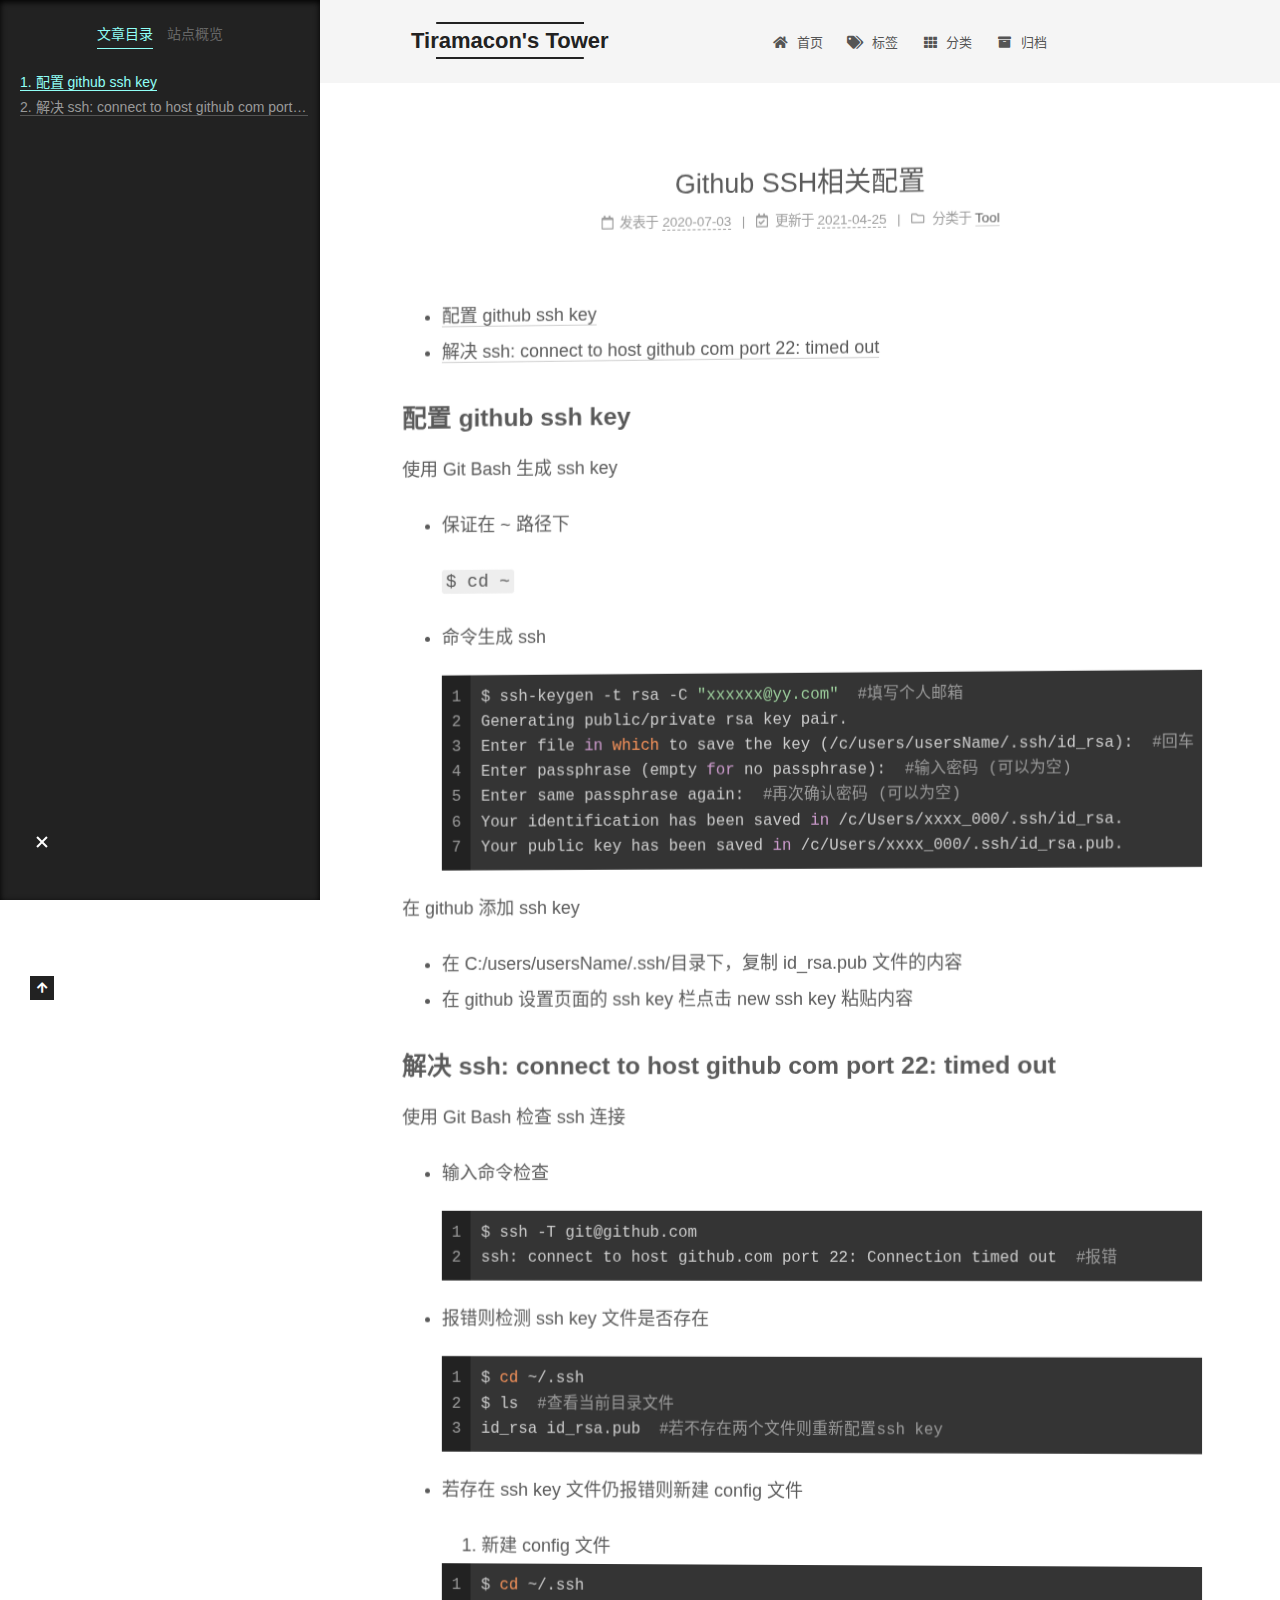
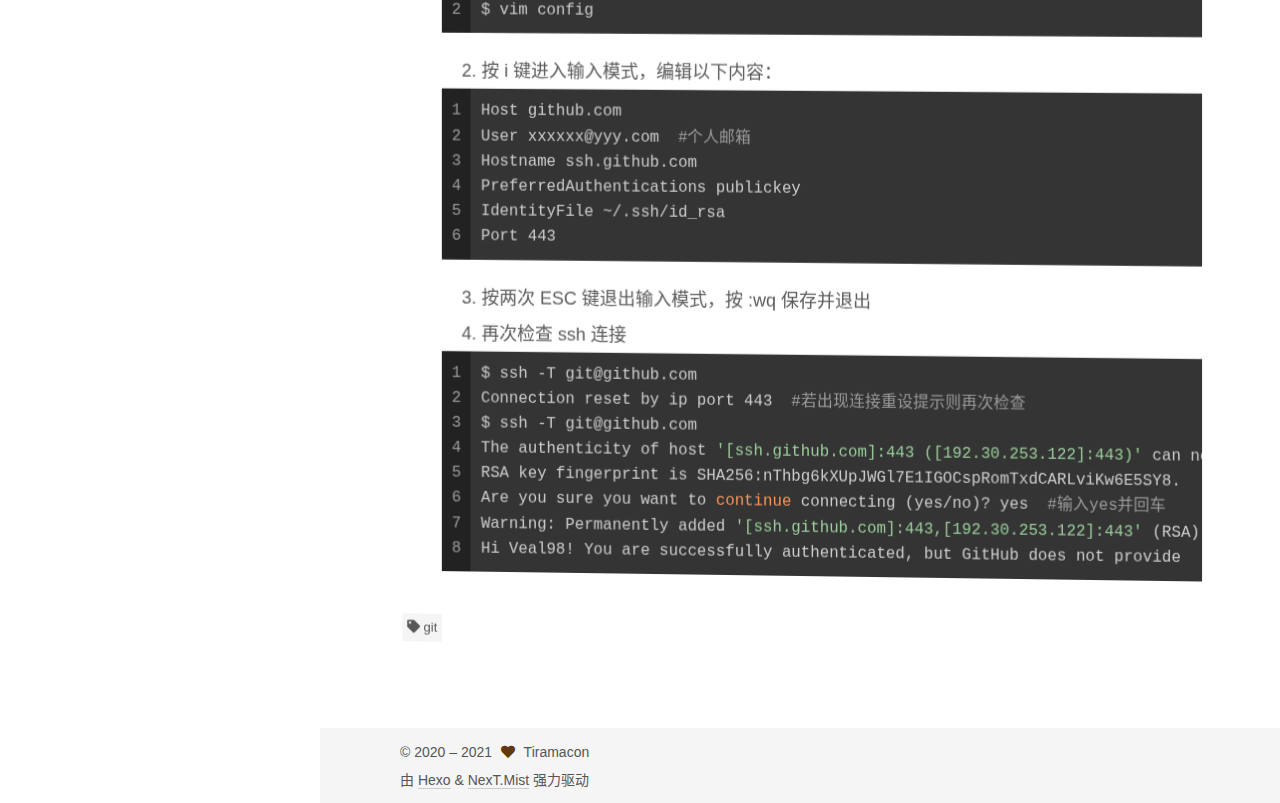
<file: 2020/07/03/github-ssh/index.html>
<!DOCTYPE html>
<html lang="zh-CN">
<head>
  <meta charset="UTF-8">
<meta name="viewport" content="width=device-width, initial-scale=1, maximum-scale=2">
<meta name="theme-color" content="#222">
<meta name="generator" content="Hexo 5.4.0">
  <link rel="apple-touch-icon" sizes="180x180" href="/images/apple-touch-icon-next.png">
  <link rel="icon" type="image/png" sizes="32x32" href="/images/favicon-32x32-next.png">
  <link rel="icon" type="image/png" sizes="16x16" href="/images/favicon-16x16-next.png">
  <link rel="mask-icon" href="/images/logo.svg" color="#222">

<link rel="stylesheet" href="/css/main.css">


<link rel="stylesheet" href="/lib/font-awesome/css/all.min.css">
  <link rel="stylesheet" href="/lib/pace/pace-theme-flash.min.css">
  <script src="/lib/pace/pace.min.js"></script>

<script id="hexo-configurations">
    var NexT = window.NexT || {};
    var CONFIG = {"hostname":"tiramacon.github.io","root":"/","scheme":"Mist","version":"7.8.0","exturl":false,"sidebar":{"position":"left","display":"post","padding":18,"offset":12,"onmobile":false},"copycode":{"enable":false,"show_result":false,"style":null},"back2top":{"enable":true,"sidebar":false,"scrollpercent":false},"bookmark":{"enable":false,"color":"#222","save":"auto"},"fancybox":false,"mediumzoom":false,"lazyload":false,"pangu":false,"comments":{"style":"tabs","active":null,"storage":true,"lazyload":false,"nav":null},"algolia":{"hits":{"per_page":10},"labels":{"input_placeholder":"Search for Posts","hits_empty":"We didn't find any results for the search: ${query}","hits_stats":"${hits} results found in ${time} ms"}},"localsearch":{"enable":false,"trigger":"auto","top_n_per_article":1,"unescape":false,"preload":false},"motion":{"enable":true,"async":true,"transition":{"post_block":"flipXIn","post_header":"slideDownIn","post_body":"slideDownIn","coll_header":"slideLeftIn","sidebar":"slideUpIn"}}};
  </script>

  <meta name="description" content="配置 github ssh key 解决 ssh: connect to host github com port 22: timed out">
<meta property="og:type" content="article">
<meta property="og:title" content="Github SSH相关配置">
<meta property="og:url" content="https://tiramacon.github.io/2020/07/03/github-ssh/index.html">
<meta property="og:site_name" content="Tiramacon&#39;s Tower">
<meta property="og:description" content="配置 github ssh key 解决 ssh: connect to host github com port 22: timed out">
<meta property="og:locale" content="zh_CN">
<meta property="article:published_time" content="2020-07-03T05:58:58.000Z">
<meta property="article:modified_time" content="2021-04-25T07:11:06.448Z">
<meta property="article:author" content="Tiramacon">
<meta property="article:tag" content="git">
<meta name="twitter:card" content="summary">

<link rel="canonical" href="https://tiramacon.github.io/2020/07/03/github-ssh/">


<script id="page-configurations">
  // https://hexo.io/docs/variables.html
  CONFIG.page = {
    sidebar: "",
    isHome : false,
    isPost : true,
    lang   : 'zh-CN'
  };
</script>

  <title>Github SSH相关配置 | Tiramacon's Tower</title>
  






  <noscript>
  <style>
  .use-motion .brand,
  .use-motion .menu-item,
  .sidebar-inner,
  .use-motion .post-block,
  .use-motion .pagination,
  .use-motion .comments,
  .use-motion .post-header,
  .use-motion .post-body,
  .use-motion .collection-header { opacity: initial; }

  .use-motion .site-title,
  .use-motion .site-subtitle {
    opacity: initial;
    top: initial;
  }

  .use-motion .logo-line-before i { left: initial; }
  .use-motion .logo-line-after i { right: initial; }
  </style>
</noscript>

</head>

<body itemscope itemtype="http://schema.org/WebPage">
  <div class="container use-motion">
    <div class="headband"></div>

    <header class="header" itemscope itemtype="http://schema.org/WPHeader">
      <div class="header-inner"><div class="site-brand-container">
  <div class="site-nav-toggle">
    <div class="toggle" aria-label="切换导航栏">
      <span class="toggle-line toggle-line-first"></span>
      <span class="toggle-line toggle-line-middle"></span>
      <span class="toggle-line toggle-line-last"></span>
    </div>
  </div>

  <div class="site-meta">

    <a href="/" class="brand" rel="start">
      <span class="logo-line-before"><i></i></span>
      <h1 class="site-title">Tiramacon's Tower</h1>
      <span class="logo-line-after"><i></i></span>
    </a>
      <p class="site-subtitle" itemprop="description">一人一城</p>
  </div>

  <div class="site-nav-right">
    <div class="toggle popup-trigger">
    </div>
  </div>
</div>




<nav class="site-nav">
  <ul id="menu" class="main-menu menu">
        <li class="menu-item menu-item-home">

    <a href="/" rel="section"><i class="fa fa-home fa-fw"></i>首页</a>

  </li>
        <li class="menu-item menu-item-tags">

    <a href="/tags/" rel="section"><i class="fa fa-tags fa-fw"></i>标签</a>

  </li>
        <li class="menu-item menu-item-categories">

    <a href="/categories/" rel="section"><i class="fa fa-th fa-fw"></i>分类</a>

  </li>
        <li class="menu-item menu-item-archives">

    <a href="/archives/" rel="section"><i class="fa fa-archive fa-fw"></i>归档</a>

  </li>
  </ul>
</nav>




</div>
    </header>

    
  <div class="back-to-top">
    <i class="fa fa-arrow-up"></i>
    <span>0%</span>
  </div>


    <main class="main">
      <div class="main-inner">
        <div class="content-wrap">
          

          <div class="content post posts-expand">
            

    
  
  
  <article itemscope itemtype="http://schema.org/Article" class="post-block" lang="zh-CN">
    <link itemprop="mainEntityOfPage" href="https://tiramacon.github.io/2020/07/03/github-ssh/">

    <span hidden itemprop="author" itemscope itemtype="http://schema.org/Person">
      <meta itemprop="image" content="/images/avatar.gif">
      <meta itemprop="name" content="Tiramacon">
      <meta itemprop="description" content="积沙成塔">
    </span>

    <span hidden itemprop="publisher" itemscope itemtype="http://schema.org/Organization">
      <meta itemprop="name" content="Tiramacon's Tower">
    </span>
      <header class="post-header">
        <h1 class="post-title" itemprop="name headline">
          Github SSH相关配置
        </h1>

        <div class="post-meta">
            <span class="post-meta-item">
              <span class="post-meta-item-icon">
                <i class="far fa-calendar"></i>
              </span>
              <span class="post-meta-item-text">发表于</span>

              <time title="创建时间：2020-07-03 13:58:58" itemprop="dateCreated datePublished" datetime="2020-07-03T13:58:58+08:00">2020-07-03</time>
            </span>
              <span class="post-meta-item">
                <span class="post-meta-item-icon">
                  <i class="far fa-calendar-check"></i>
                </span>
                <span class="post-meta-item-text">更新于</span>
                <time title="修改时间：2021-04-25 15:11:06" itemprop="dateModified" datetime="2021-04-25T15:11:06+08:00">2021-04-25</time>
              </span>
            <span class="post-meta-item">
              <span class="post-meta-item-icon">
                <i class="far fa-folder"></i>
              </span>
              <span class="post-meta-item-text">分类于</span>
                <span itemprop="about" itemscope itemtype="http://schema.org/Thing">
                  <a href="/categories/Tool/" itemprop="url" rel="index"><span itemprop="name">Tool</span></a>
                </span>
            </span>

          

        </div>
      </header>

    
    
    
    <div class="post-body" itemprop="articleBody">

      
        <ul>
<li><a href="#%E9%85%8D%E7%BD%AE-github-ssh-key">配置 github ssh key</a></li>
<li><a href="#%E8%A7%A3%E5%86%B3-ssh-connect-to-host-github-com-port-22-timed-out">解决 ssh: connect to host github com port 22: timed out</a></li>
</ul>
<span id="more"></span>

<h2 id="配置-github-ssh-key"><a href="#配置-github-ssh-key" class="headerlink" title="配置 github ssh key"></a>配置 github ssh key</h2><p>使用 Git Bash 生成 ssh key</p>
<ul>
<li><p>保证在 ~ 路径下</p>
<p><code>$ cd ~</code></p>
</li>
<li><p>命令生成 ssh</p>
<figure class="highlight bash"><table><tr><td class="gutter"><pre><span class="line">1</span><br><span class="line">2</span><br><span class="line">3</span><br><span class="line">4</span><br><span class="line">5</span><br><span class="line">6</span><br><span class="line">7</span><br></pre></td><td class="code"><pre><span class="line">$ ssh-keygen -t rsa -C <span class="string">&quot;xxxxxx@yy.com&quot;</span>  <span class="comment">#填写个人邮箱</span></span><br><span class="line">Generating public/private rsa key pair.</span><br><span class="line">Enter file <span class="keyword">in</span> <span class="built_in">which</span> to save the key (/c/users/usersName/.ssh/id_rsa):  <span class="comment">#回车</span></span><br><span class="line">Enter passphrase (empty <span class="keyword">for</span> no passphrase):  <span class="comment">#输入密码 (可以为空)</span></span><br><span class="line">Enter same passphrase again:  <span class="comment">#再次确认密码 (可以为空)</span></span><br><span class="line">Your identification has been saved <span class="keyword">in</span> /c/Users/xxxx_000/.ssh/id_rsa.</span><br><span class="line">Your public key has been saved <span class="keyword">in</span> /c/Users/xxxx_000/.ssh/id_rsa.pub.</span><br></pre></td></tr></table></figure></li>
</ul>
<p>在 github 添加 ssh key</p>
<ul>
<li>在 C:/users/usersName/.ssh/目录下，复制 id_rsa.pub 文件的内容</li>
<li>在 github 设置页面的 ssh key 栏点击 new ssh key 粘贴内容</li>
</ul>
<h2 id="解决-ssh-connect-to-host-github-com-port-22-timed-out"><a href="#解决-ssh-connect-to-host-github-com-port-22-timed-out" class="headerlink" title="解决 ssh: connect to host github com port 22: timed out"></a>解决 ssh: connect to host github com port 22: timed out</h2><p>使用 Git Bash 检查 ssh 连接</p>
<ul>
<li><p>输入命令检查</p>
<figure class="highlight bash"><table><tr><td class="gutter"><pre><span class="line">1</span><br><span class="line">2</span><br></pre></td><td class="code"><pre><span class="line">$ ssh -T git@github.com</span><br><span class="line">ssh: connect to host github.com port 22: Connection timed out  <span class="comment">#报错</span></span><br></pre></td></tr></table></figure></li>
<li><p>报错则检测 ssh key 文件是否存在</p>
<figure class="highlight bash"><table><tr><td class="gutter"><pre><span class="line">1</span><br><span class="line">2</span><br><span class="line">3</span><br></pre></td><td class="code"><pre><span class="line">$ <span class="built_in">cd</span> ~/.ssh</span><br><span class="line">$ ls  <span class="comment">#查看当前目录文件</span></span><br><span class="line">id_rsa id_rsa.pub  <span class="comment">#若不存在两个文件则重新配置ssh key</span></span><br></pre></td></tr></table></figure></li>
<li><p>若存在 ssh key 文件仍报错则新建 config 文件</p>
<ol>
<li>新建 config 文件</li>
</ol>
<figure class="highlight bash"><table><tr><td class="gutter"><pre><span class="line">1</span><br><span class="line">2</span><br></pre></td><td class="code"><pre><span class="line">$ <span class="built_in">cd</span> ~/.ssh</span><br><span class="line">$ vim config</span><br></pre></td></tr></table></figure>

<ol start="2">
<li>按 i 键进入输入模式，编辑以下内容：</li>
</ol>
<figure class="highlight bash"><table><tr><td class="gutter"><pre><span class="line">1</span><br><span class="line">2</span><br><span class="line">3</span><br><span class="line">4</span><br><span class="line">5</span><br><span class="line">6</span><br></pre></td><td class="code"><pre><span class="line">Host github.com</span><br><span class="line">User xxxxxx@yyy.com  <span class="comment">#个人邮箱</span></span><br><span class="line">Hostname ssh.github.com</span><br><span class="line">PreferredAuthentications publickey</span><br><span class="line">IdentityFile ~/.ssh/id_rsa</span><br><span class="line">Port 443</span><br></pre></td></tr></table></figure>

<ol start="3">
<li>按两次 ESC 键退出输入模式，按 :wq 保存并退出</li>
<li>再次检查 ssh 连接</li>
</ol>
<figure class="highlight bash"><table><tr><td class="gutter"><pre><span class="line">1</span><br><span class="line">2</span><br><span class="line">3</span><br><span class="line">4</span><br><span class="line">5</span><br><span class="line">6</span><br><span class="line">7</span><br><span class="line">8</span><br></pre></td><td class="code"><pre><span class="line">$ ssh -T git@github.com</span><br><span class="line">Connection reset by ip port 443  <span class="comment">#若出现连接重设提示则再次检查</span></span><br><span class="line">$ ssh -T git@github.com</span><br><span class="line">The authenticity of host <span class="string">&#x27;[ssh.github.com]:443 ([192.30.253.122]:443)&#x27;</span> can not be established.</span><br><span class="line">RSA key fingerprint is SHA256:nThbg6kXUpJWGl7E1IGOCspRomTxdCARLviKw6E5SY8.</span><br><span class="line">Are you sure you want to <span class="built_in">continue</span> connecting (yes/no)? yes  <span class="comment">#输入yes并回车</span></span><br><span class="line">Warning: Permanently added <span class="string">&#x27;[ssh.github.com]:443,[192.30.253.122]:443&#x27;</span> (RSA) to the list of known hosts.</span><br><span class="line">Hi Veal98! You are successfully authenticated, but GitHub does not provide   shell access.  <span class="comment">#连接成功</span></span><br></pre></td></tr></table></figure></li>
</ul>

    </div>

    
    
    

      <footer class="post-footer">
          
          <div class="post-tags">
              <a href="/tags/git/" rel="tag"><i class="fa fa-tag"></i> git</a>
          </div>

        


        
      </footer>
    
  </article>
  
  
  



          </div>
          

<script>
  window.addEventListener('tabs:register', () => {
    let { activeClass } = CONFIG.comments;
    if (CONFIG.comments.storage) {
      activeClass = localStorage.getItem('comments_active') || activeClass;
    }
    if (activeClass) {
      let activeTab = document.querySelector(`a[href="#comment-${activeClass}"]`);
      if (activeTab) {
        activeTab.click();
      }
    }
  });
  if (CONFIG.comments.storage) {
    window.addEventListener('tabs:click', event => {
      if (!event.target.matches('.tabs-comment .tab-content .tab-pane')) return;
      let commentClass = event.target.classList[1];
      localStorage.setItem('comments_active', commentClass);
    });
  }
</script>

        </div>
          
  
  <div class="toggle sidebar-toggle">
    <span class="toggle-line toggle-line-first"></span>
    <span class="toggle-line toggle-line-middle"></span>
    <span class="toggle-line toggle-line-last"></span>
  </div>

  <aside class="sidebar">
    <div class="sidebar-inner">

      <ul class="sidebar-nav motion-element">
        <li class="sidebar-nav-toc">
          文章目录
        </li>
        <li class="sidebar-nav-overview">
          站点概览
        </li>
      </ul>

      <!--noindex-->
      <div class="post-toc-wrap sidebar-panel">
          <div class="post-toc motion-element"><ol class="nav"><li class="nav-item nav-level-2"><a class="nav-link" href="#%E9%85%8D%E7%BD%AE-github-ssh-key"><span class="nav-number">1.</span> <span class="nav-text">配置 github ssh key</span></a></li><li class="nav-item nav-level-2"><a class="nav-link" href="#%E8%A7%A3%E5%86%B3-ssh-connect-to-host-github-com-port-22-timed-out"><span class="nav-number">2.</span> <span class="nav-text">解决 ssh: connect to host github com port 22: timed out</span></a></li></ol></div>
      </div>
      <!--/noindex-->

      <div class="site-overview-wrap sidebar-panel">
        <div class="site-author motion-element" itemprop="author" itemscope itemtype="http://schema.org/Person">
  <p class="site-author-name" itemprop="name">Tiramacon</p>
  <div class="site-description" itemprop="description">积沙成塔</div>
</div>
<div class="site-state-wrap motion-element">
  <nav class="site-state">
      <div class="site-state-item site-state-posts">
          <a href="/archives/">
        
          <span class="site-state-item-count">1</span>
          <span class="site-state-item-name">日志</span>
        </a>
      </div>
      <div class="site-state-item site-state-categories">
            <a href="/categories/">
          
        <span class="site-state-item-count">1</span>
        <span class="site-state-item-name">分类</span></a>
      </div>
      <div class="site-state-item site-state-tags">
            <a href="/tags/">
          
        <span class="site-state-item-count">1</span>
        <span class="site-state-item-name">标签</span></a>
      </div>
  </nav>
</div>
  <div class="links-of-author motion-element">
      <span class="links-of-author-item">
        <a href="https://github.com/Tiramacon" title="GitHub → https:&#x2F;&#x2F;github.com&#x2F;Tiramacon" rel="noopener" target="_blank"><i class="fab fa-github fa-fw"></i>GitHub</a>
      </span>
      <span class="links-of-author-item">
        <a href="mailto:719326251@qq.com" title="E-Mail → mailto:719326251@qq.com" rel="noopener" target="_blank"><i class="fa fa-envelope fa-fw"></i>E-Mail</a>
      </span>
  </div>



      </div>

    </div>
  </aside>
  <div id="sidebar-dimmer"></div>


      </div>
    </main>

    <footer class="footer">
      <div class="footer-inner">
        

        

<div class="copyright">
  
  &copy; 2020 – 
  <span itemprop="copyrightYear">2021</span>
  <span class="with-love">
    <i class="fa fa-heart"></i>
  </span>
  <span class="author" itemprop="copyrightHolder">Tiramacon</span>
</div>
  <div class="powered-by">由 <a href="https://hexo.io/" class="theme-link" rel="noopener" target="_blank">Hexo</a> & <a href="https://mist.theme-next.org/" class="theme-link" rel="noopener" target="_blank">NexT.Mist</a> 强力驱动
  </div>

        








      </div>
    </footer>
  </div>

  
  <script src="/lib/anime.min.js"></script>
  <script src="/lib/velocity/velocity.min.js"></script>
  <script src="/lib/velocity/velocity.ui.min.js"></script>

<script src="/js/utils.js"></script>

<script src="/js/motion.js"></script>


<script src="/js/schemes/muse.js"></script>


<script src="/js/next-boot.js"></script>




  















  

  

</body>
</html>
</file>
<file: css/main.css>
:root {
  --body-bg-color: #fff;
  --content-bg-color: #f5f5f5;
  --card-bg-color: #f5f5f5;
  --text-color: #555;
  --blockquote-color: #666;
  --link-color: #555;
  --link-hover-color: #222;
  --brand-color: #222;
  --brand-hover-color: #222;
  --table-row-odd-bg-color: #f9f9f9;
  --table-row-hover-bg-color: #f5f5f5;
  --menu-item-bg-color: #ddd;
  --btn-default-bg: transparent;
  --btn-default-color: var(--link-color);
  --btn-default-border-color: var(--link-color);
  --btn-default-hover-bg: transparent;
  --btn-default-hover-color: var(--link-hover-color);
  --btn-default-hover-border-color: var(--link-hover-color);
}
html {
  line-height: 1.15; /* 1 */
  -webkit-text-size-adjust: 100%; /* 2 */
}
body {
  margin: 0;
}
main {
  display: block;
}
h1 {
  font-size: 2em;
  margin: 0.67em 0;
}
hr {
  box-sizing: content-box; /* 1 */
  height: 0; /* 1 */
  overflow: visible; /* 2 */
}
pre {
  font-family: monospace, monospace; /* 1 */
  font-size: 1em; /* 2 */
}
a {
  background: transparent;
}
abbr[title] {
  border-bottom: none; /* 1 */
  text-decoration: underline; /* 2 */
  text-decoration: underline dotted; /* 2 */
}
b,
strong {
  font-weight: bolder;
}
code,
kbd,
samp {
  font-family: monospace, monospace; /* 1 */
  font-size: 1em; /* 2 */
}
small {
  font-size: 80%;
}
sub,
sup {
  font-size: 75%;
  line-height: 0;
  position: relative;
  vertical-align: baseline;
}
sub {
  bottom: -0.25em;
}
sup {
  top: -0.5em;
}
img {
  border-style: none;
}
button,
input,
optgroup,
select,
textarea {
  font-family: inherit; /* 1 */
  font-size: 100%; /* 1 */
  line-height: 1.15; /* 1 */
  margin: 0; /* 2 */
}
button,
input {
/* 1 */
  overflow: visible;
}
button,
select {
/* 1 */
  text-transform: none;
}
button,
[type='button'],
[type='reset'],
[type='submit'] {
  -webkit-appearance: button;
}
button::-moz-focus-inner,
[type='button']::-moz-focus-inner,
[type='reset']::-moz-focus-inner,
[type='submit']::-moz-focus-inner {
  border-style: none;
  padding: 0;
}
button:-moz-focusring,
[type='button']:-moz-focusring,
[type='reset']:-moz-focusring,
[type='submit']:-moz-focusring {
  outline: 1px dotted ButtonText;
}
fieldset {
  padding: 0.35em 0.75em 0.625em;
}
legend {
  box-sizing: border-box; /* 1 */
  color: inherit; /* 2 */
  display: table; /* 1 */
  max-width: 100%; /* 1 */
  padding: 0; /* 3 */
  white-space: normal; /* 1 */
}
progress {
  vertical-align: baseline;
}
textarea {
  overflow: auto;
}
[type='checkbox'],
[type='radio'] {
  box-sizing: border-box; /* 1 */
  padding: 0; /* 2 */
}
[type='number']::-webkit-inner-spin-button,
[type='number']::-webkit-outer-spin-button {
  height: auto;
}
[type='search'] {
  outline-offset: -2px; /* 2 */
  -webkit-appearance: textfield; /* 1 */
}
[type='search']::-webkit-search-decoration {
  -webkit-appearance: none;
}
::-webkit-file-upload-button {
  font: inherit; /* 2 */
  -webkit-appearance: button; /* 1 */
}
details {
  display: block;
}
summary {
  display: list-item;
}
template {
  display: none;
}
[hidden] {
  display: none;
}
::selection {
  background: #262a30;
  color: #eee;
}
html,
body {
  height: 100%;
}
body {
  background: var(--body-bg-color);
  color: var(--text-color);
  font-family: 'Lato', "PingFang SC", "Microsoft YaHei", sans-serif;
  font-size: 1em;
  line-height: 2;
}
@media (max-width: 991px) {
  body {
    padding-left: 0 !important;
    padding-right: 0 !important;
  }
}
h1,
h2,
h3,
h4,
h5,
h6 {
  font-family: 'Lato', "PingFang SC", "Microsoft YaHei", sans-serif;
  font-weight: bold;
  line-height: 1.5;
  margin: 20px 0 15px;
}
h1 {
  font-size: 1.5em;
}
h2 {
  font-size: 1.375em;
}
h3 {
  font-size: 1.25em;
}
h4 {
  font-size: 1.125em;
}
h5 {
  font-size: 1em;
}
h6 {
  font-size: 0.875em;
}
p {
  margin: 0 0 20px 0;
}
a,
span.exturl {
  border-bottom: 1px solid #ccc;
  color: var(--link-color);
  outline: 0;
  text-decoration: none;
  overflow-wrap: break-word;
  word-wrap: break-word;
  cursor: pointer;
}
a:hover,
span.exturl:hover {
  border-bottom-color: var(--link-hover-color);
  color: var(--link-hover-color);
}
iframe,
img,
video {
  display: block;
  margin-left: auto;
  margin-right: auto;
  max-width: 100%;
}
hr {
  background-image: repeating-linear-gradient(-45deg, #ddd, #ddd 4px, transparent 4px, transparent 8px);
  border: 0;
  height: 3px;
  margin: 40px 0;
}
blockquote {
  border-left: 4px solid #ddd;
  color: var(--blockquote-color);
  margin: 0;
  padding: 0 15px;
}
blockquote cite::before {
  content: '-';
  padding: 0 5px;
}
dt {
  font-weight: bold;
}
dd {
  margin: 0;
  padding: 0;
}
kbd {
  background-color: #f5f5f5;
  background-image: linear-gradient(#eee, #fff, #eee);
  border: 1px solid #ccc;
  border-radius: 0.2em;
  box-shadow: 0.1em 0.1em 0.2em rgba(0,0,0,0.1);
  color: #555;
  font-family: inherit;
  padding: 0.1em 0.3em;
  white-space: nowrap;
}
.table-container {
  overflow: auto;
}
table {
  border-collapse: collapse;
  border-spacing: 0;
  font-size: 0.875em;
  margin: 0 0 20px 0;
  width: 100%;
}
tbody tr:nth-of-type(odd) {
  background: var(--table-row-odd-bg-color);
}
tbody tr:hover {
  background: var(--table-row-hover-bg-color);
}
caption,
th,
td {
  font-weight: normal;
  padding: 8px;
  vertical-align: middle;
}
th,
td {
  border: 1px solid #ddd;
  border-bottom: 3px solid #ddd;
}
th {
  font-weight: 700;
  padding-bottom: 10px;
}
td {
  border-bottom-width: 1px;
}
.btn {
  background: var(--btn-default-bg);
  border: 2px solid var(--btn-default-border-color);
  border-radius: 0;
  color: var(--btn-default-color);
  display: inline-block;
  font-size: 0.875em;
  line-height: 2;
  padding: 0 20px;
  text-decoration: none;
  transition-property: background-color;
  transition-delay: 0s;
  transition-duration: 0.2s;
  transition-timing-function: ease-in-out;
}
.btn:hover {
  background: var(--btn-default-hover-bg);
  border-color: var(--btn-default-hover-border-color);
  color: var(--btn-default-hover-color);
}
.btn + .btn {
  margin: 0 0 8px 8px;
}
.btn .fa-fw {
  text-align: left;
  width: 1.285714285714286em;
}
.toggle {
  line-height: 0;
}
.toggle .toggle-line {
  background: #fff;
  display: inline-block;
  height: 2px;
  left: 0;
  position: relative;
  top: 0;
  transition: all 0.4s;
  vertical-align: top;
  width: 100%;
}
.toggle .toggle-line:not(:first-child) {
  margin-top: 3px;
}
.toggle.toggle-arrow .toggle-line-first {
  left: 50%;
  top: 2px;
  transform: rotate(45deg);
  width: 50%;
}
.toggle.toggle-arrow .toggle-line-middle {
  left: 2px;
  width: 90%;
}
.toggle.toggle-arrow .toggle-line-last {
  left: 50%;
  top: -2px;
  transform: rotate(-45deg);
  width: 50%;
}
.toggle.toggle-close .toggle-line-first {
  transform: rotate(-45deg);
  top: 5px;
}
.toggle.toggle-close .toggle-line-middle {
  opacity: 0;
}
.toggle.toggle-close .toggle-line-last {
  transform: rotate(45deg);
  top: -5px;
}
.highlight,
pre {
  background: #2d2d2d;
  color: #ccc;
  line-height: 1.6;
  margin: 0 auto 20px;
}
pre,
code {
  font-family: consolas, Menlo, monospace, "PingFang SC", "Microsoft YaHei";
}
code {
  background: #eee;
  border-radius: 3px;
  color: #555;
  padding: 2px 4px;
  overflow-wrap: break-word;
  word-wrap: break-word;
}
.highlight *::selection {
  background: #515151;
}
.highlight pre {
  border: 0;
  margin: 0;
  padding: 10px 0;
}
.highlight table {
  border: 0;
  margin: 0;
  width: auto;
}
.highlight td {
  border: 0;
  padding: 0;
}
.highlight figcaption {
  background: #1b1b1b;
  color: #ccc;
  display: flex;
  font-size: 0.875em;
  justify-content: space-between;
  line-height: 1.2;
  padding: 0.5em;
}
.highlight figcaption a {
  color: #ccc;
}
.highlight figcaption a:hover {
  border-bottom-color: #ccc;
}
.highlight .gutter {
  -moz-user-select: none;
  -ms-user-select: none;
  -webkit-user-select: none;
  user-select: none;
}
.highlight .gutter pre {
  background: #1b1b1b;
  color: #999;
  padding-left: 10px;
  padding-right: 10px;
  text-align: right;
}
.highlight .code pre {
  background: #2d2d2d;
  padding-left: 10px;
  width: 100%;
}
.gist table {
  width: auto;
}
.gist table td {
  border: 0;
}
pre {
  overflow: auto;
  padding: 10px;
}
pre code {
  background: none;
  color: #ccc;
  font-size: 0.875em;
  padding: 0;
  text-shadow: none;
}
pre .deletion {
  background: #800000;
}
pre .addition {
  background: #008000;
}
pre .meta {
  color: #fc6;
  -moz-user-select: none;
  -ms-user-select: none;
  -webkit-user-select: none;
  user-select: none;
}
pre .comment {
  color: #999;
}
pre .variable,
pre .attribute,
pre .tag,
pre .name,
pre .regexp,
pre .ruby .constant,
pre .xml .tag .title,
pre .xml .pi,
pre .xml .doctype,
pre .html .doctype,
pre .css .id,
pre .css .class,
pre .css .pseudo {
  color: #f2777a;
}
pre .number,
pre .preprocessor,
pre .built_in,
pre .builtin-name,
pre .literal,
pre .params,
pre .constant,
pre .command {
  color: #f99157;
}
pre .ruby .class .title,
pre .css .rules .attribute,
pre .string,
pre .symbol,
pre .value,
pre .inheritance,
pre .header,
pre .ruby .symbol,
pre .xml .cdata,
pre .special,
pre .formula {
  color: #9c9;
}
pre .title,
pre .css .hexcolor {
  color: #6cc;
}
pre .function,
pre .python .decorator,
pre .python .title,
pre .ruby .function .title,
pre .ruby .title .keyword,
pre .perl .sub,
pre .javascript .title,
pre .coffeescript .title {
  color: #69c;
}
pre .keyword,
pre .javascript .function {
  color: #c9c;
}
.blockquote-center {
  border-left: none;
  margin: 40px 0;
  padding: 0;
  position: relative;
  text-align: center;
}
.blockquote-center .fa {
  display: block;
  opacity: 0.6;
  position: absolute;
  width: 100%;
}
.blockquote-center .fa-quote-left {
  border-top: 1px solid #ccc;
  text-align: left;
  top: -20px;
}
.blockquote-center .fa-quote-right {
  border-bottom: 1px solid #ccc;
  text-align: right;
  bottom: -20px;
}
.blockquote-center p,
.blockquote-center div {
  text-align: center;
}
.post-body .group-picture img {
  margin: 0 auto;
  padding: 0 3px;
}
.group-picture-row {
  margin-bottom: 6px;
  overflow: hidden;
}
.group-picture-column {
  float: left;
  margin-bottom: 10px;
}
.post-body .label {
  color: #555;
  display: inline;
  padding: 0 2px;
}
.post-body .label.default {
  background: #f0f0f0;
}
.post-body .label.primary {
  background: #efe6f7;
}
.post-body .label.info {
  background: #e5f2f8;
}
.post-body .label.success {
  background: #e7f4e9;
}
.post-body .label.warning {
  background: #fcf6e1;
}
.post-body .label.danger {
  background: #fae8eb;
}
.post-body .tabs {
  margin-bottom: 20px;
}
.post-body .tabs,
.tabs-comment {
  display: block;
  padding-top: 10px;
  position: relative;
}
.post-body .tabs ul.nav-tabs,
.tabs-comment ul.nav-tabs {
  display: flex;
  flex-wrap: wrap;
  margin: 0;
  margin-bottom: -1px;
  padding: 0;
}
@media (max-width: 413px) {
  .post-body .tabs ul.nav-tabs,
  .tabs-comment ul.nav-tabs {
    display: block;
    margin-bottom: 5px;
  }
}
.post-body .tabs ul.nav-tabs li.tab,
.tabs-comment ul.nav-tabs li.tab {
  border-bottom: 1px solid #ddd;
  border-left: 1px solid transparent;
  border-right: 1px solid transparent;
  border-top: 3px solid transparent;
  flex-grow: 1;
  list-style-type: none;
  border-radius: 0 0 0 0;
}
@media (max-width: 413px) {
  .post-body .tabs ul.nav-tabs li.tab,
  .tabs-comment ul.nav-tabs li.tab {
    border-bottom: 1px solid transparent;
    border-left: 3px solid transparent;
    border-right: 1px solid transparent;
    border-top: 1px solid transparent;
  }
}
@media (max-width: 413px) {
  .post-body .tabs ul.nav-tabs li.tab,
  .tabs-comment ul.nav-tabs li.tab {
    border-radius: 0;
  }
}
.post-body .tabs ul.nav-tabs li.tab a,
.tabs-comment ul.nav-tabs li.tab a {
  border-bottom: initial;
  display: block;
  line-height: 1.8;
  outline: 0;
  padding: 0.25em 0.75em;
  text-align: center;
  transition-delay: 0s;
  transition-duration: 0.2s;
  transition-timing-function: ease-out;
}
.post-body .tabs ul.nav-tabs li.tab a i,
.tabs-comment ul.nav-tabs li.tab a i {
  width: 1.285714285714286em;
}
.post-body .tabs ul.nav-tabs li.tab.active,
.tabs-comment ul.nav-tabs li.tab.active {
  border-bottom: 1px solid transparent;
  border-left: 1px solid #ddd;
  border-right: 1px solid #ddd;
  border-top: 3px solid #fc6423;
}
@media (max-width: 413px) {
  .post-body .tabs ul.nav-tabs li.tab.active,
  .tabs-comment ul.nav-tabs li.tab.active {
    border-bottom: 1px solid #ddd;
    border-left: 3px solid #fc6423;
    border-right: 1px solid #ddd;
    border-top: 1px solid #ddd;
  }
}
.post-body .tabs ul.nav-tabs li.tab.active a,
.tabs-comment ul.nav-tabs li.tab.active a {
  color: var(--link-color);
  cursor: default;
}
.post-body .tabs .tab-content .tab-pane,
.tabs-comment .tab-content .tab-pane {
  border: 1px solid #ddd;
  border-top: 0;
  padding: 20px 20px 0 20px;
  border-radius: 0;
}
.post-body .tabs .tab-content .tab-pane:not(.active),
.tabs-comment .tab-content .tab-pane:not(.active) {
  display: none;
}
.post-body .tabs .tab-content .tab-pane.active,
.tabs-comment .tab-content .tab-pane.active {
  display: block;
}
.post-body .tabs .tab-content .tab-pane.active:nth-of-type(1),
.tabs-comment .tab-content .tab-pane.active:nth-of-type(1) {
  border-radius: 0 0 0 0;
}
@media (max-width: 413px) {
  .post-body .tabs .tab-content .tab-pane.active:nth-of-type(1),
  .tabs-comment .tab-content .tab-pane.active:nth-of-type(1) {
    border-radius: 0;
  }
}
.post-body .note {
  border-radius: 3px;
  margin-bottom: 20px;
  padding: 1em;
  position: relative;
  border: 1px solid #eee;
  border-left-width: 5px;
}
.post-body .note h2,
.post-body .note h3,
.post-body .note h4,
.post-body .note h5,
.post-body .note h6 {
  margin-top: 0;
  border-bottom: initial;
  margin-bottom: 0;
  padding-top: 0;
}
.post-body .note p:first-child,
.post-body .note ul:first-child,
.post-body .note ol:first-child,
.post-body .note table:first-child,
.post-body .note pre:first-child,
.post-body .note blockquote:first-child,
.post-body .note img:first-child {
  margin-top: 0;
}
.post-body .note p:last-child,
.post-body .note ul:last-child,
.post-body .note ol:last-child,
.post-body .note table:last-child,
.post-body .note pre:last-child,
.post-body .note blockquote:last-child,
.post-body .note img:last-child {
  margin-bottom: 0;
}
.post-body .note.default {
  border-left-color: #777;
}
.post-body .note.default h2,
.post-body .note.default h3,
.post-body .note.default h4,
.post-body .note.default h5,
.post-body .note.default h6 {
  color: #777;
}
.post-body .note.primary {
  border-left-color: #6f42c1;
}
.post-body .note.primary h2,
.post-body .note.primary h3,
.post-body .note.primary h4,
.post-body .note.primary h5,
.post-body .note.primary h6 {
  color: #6f42c1;
}
.post-body .note.info {
  border-left-color: #428bca;
}
.post-body .note.info h2,
.post-body .note.info h3,
.post-body .note.info h4,
.post-body .note.info h5,
.post-body .note.info h6 {
  color: #428bca;
}
.post-body .note.success {
  border-left-color: #5cb85c;
}
.post-body .note.success h2,
.post-body .note.success h3,
.post-body .note.success h4,
.post-body .note.success h5,
.post-body .note.success h6 {
  color: #5cb85c;
}
.post-body .note.warning {
  border-left-color: #f0ad4e;
}
.post-body .note.warning h2,
.post-body .note.warning h3,
.post-body .note.warning h4,
.post-body .note.warning h5,
.post-body .note.warning h6 {
  color: #f0ad4e;
}
.post-body .note.danger {
  border-left-color: #d9534f;
}
.post-body .note.danger h2,
.post-body .note.danger h3,
.post-body .note.danger h4,
.post-body .note.danger h5,
.post-body .note.danger h6 {
  color: #d9534f;
}
.pagination .prev,
.pagination .next,
.pagination .page-number,
.pagination .space {
  display: inline-block;
  margin: 0 10px;
  padding: 0 11px;
  position: relative;
  top: -1px;
}
@media (max-width: 767px) {
  .pagination .prev,
  .pagination .next,
  .pagination .page-number,
  .pagination .space {
    margin: 0 5px;
  }
}
.pagination {
  border-top: 1px solid #eee;
  margin: 120px 0 0;
  text-align: center;
}
.pagination .prev,
.pagination .next,
.pagination .page-number {
  border-bottom: 0;
  border-top: 1px solid #eee;
  transition-property: border-color;
  transition-delay: 0s;
  transition-duration: 0.2s;
  transition-timing-function: ease-in-out;
}
.pagination .prev:hover,
.pagination .next:hover,
.pagination .page-number:hover {
  border-top-color: #222;
}
.pagination .space {
  margin: 0;
  padding: 0;
}
.pagination .prev {
  margin-left: 0;
}
.pagination .next {
  margin-right: 0;
}
.pagination .page-number.current {
  background: #ccc;
  border-top-color: #ccc;
  color: #fff;
}
@media (max-width: 767px) {
  .pagination {
    border-top: none;
  }
  .pagination .prev,
  .pagination .next,
  .pagination .page-number {
    border-bottom: 1px solid #eee;
    border-top: 0;
    margin-bottom: 10px;
    padding: 0 10px;
  }
  .pagination .prev:hover,
  .pagination .next:hover,
  .pagination .page-number:hover {
    border-bottom-color: #222;
  }
}
.comments {
  margin-top: 60px;
  overflow: hidden;
}
.comment-button-group {
  display: flex;
  flex-wrap: wrap-reverse;
  justify-content: center;
  margin: 1em 0;
}
.comment-button-group .comment-button {
  margin: 0.1em 0.2em;
}
.comment-button-group .comment-button.active {
  background: var(--btn-default-hover-bg);
  border-color: var(--btn-default-hover-border-color);
  color: var(--btn-default-hover-color);
}
.comment-position {
  display: none;
}
.comment-position.active {
  display: block;
}
.tabs-comment {
  background: var(--content-bg-color);
  margin-top: 4em;
  padding-top: 0;
}
.tabs-comment .comments {
  border: 0;
  box-shadow: none;
  margin-top: 0;
  padding-top: 0;
}
.container {
  min-height: 100%;
  position: relative;
}
.main-inner {
  margin: 0 auto;
  width: 700px;
}
@media (min-width: 1200px) {
  .main-inner {
    width: 800px;
  }
}
@media (min-width: 1600px) {
  .main-inner {
    width: 900px;
  }
}
@media (max-width: 767px) {
  .content-wrap {
    padding: 0 20px;
  }
}
.header {
  background: transparent;
}
.header-inner {
  margin: 0 auto;
  width: 700px;
}
@media (min-width: 1200px) {
  .header-inner {
    width: 800px;
  }
}
@media (min-width: 1600px) {
  .header-inner {
    width: 900px;
  }
}
.site-brand-container {
  display: flex;
  flex-shrink: 0;
  padding: 0 10px;
}
.headband {
  background: #222;
  height: 3px;
}
.site-meta {
  flex-grow: 1;
  text-align: left;
}
@media (max-width: 767px) {
  .site-meta {
    text-align: center;
  }
}
.brand {
  border-bottom: none;
  color: var(--brand-color);
  display: inline-block;
  line-height: 1.375em;
  padding: 0 40px;
  position: relative;
}
.brand:hover {
  color: var(--brand-hover-color);
}
.site-title {
  font-family: 'Lato', "PingFang SC", "Microsoft YaHei", sans-serif;
  font-size: 1.375em;
  font-weight: normal;
  margin: 0;
}
.site-subtitle {
  color: #999;
  font-size: 0.8125em;
  margin: 10px 0;
}
.use-motion .brand {
  opacity: 0;
}
.use-motion .site-title,
.use-motion .site-subtitle,
.use-motion .custom-logo-image {
  opacity: 0;
  position: relative;
  top: -10px;
}
.site-nav-toggle,
.site-nav-right {
  display: none;
}
@media (max-width: 767px) {
  .site-nav-toggle,
  .site-nav-right {
    display: flex;
    flex-direction: column;
    justify-content: center;
  }
}
.site-nav-toggle .toggle,
.site-nav-right .toggle {
  color: var(--text-color);
  padding: 10px;
  width: 22px;
}
.site-nav-toggle .toggle .toggle-line,
.site-nav-right .toggle .toggle-line {
  background: var(--text-color);
  border-radius: 1px;
}
.site-nav {
  display: block;
}
@media (max-width: 767px) {
  .site-nav {
    clear: both;
    display: none;
  }
}
.site-nav.site-nav-on {
  display: block;
}
.menu {
  margin-top: 20px;
  padding-left: 0;
  text-align: center;
}
.menu-item {
  display: inline-block;
  list-style: none;
  margin: 0 10px;
}
@media (max-width: 767px) {
  .menu-item {
    display: block;
    margin-top: 10px;
  }
  .menu-item.menu-item-search {
    display: none;
  }
}
.menu-item a,
.menu-item span.exturl {
  border-bottom: 0;
  display: block;
  font-size: 0.8125em;
  transition-property: border-color;
  transition-delay: 0s;
  transition-duration: 0.2s;
  transition-timing-function: ease-in-out;
}
@media (hover: none) {
  .menu-item a:hover,
  .menu-item span.exturl:hover {
    border-bottom-color: transparent !important;
  }
}
.menu-item .fa,
.menu-item .fab,
.menu-item .far,
.menu-item .fas {
  margin-right: 8px;
}
.menu-item .badge {
  display: inline-block;
  font-weight: bold;
  line-height: 1;
  margin-left: 0.35em;
  margin-top: 0.35em;
  text-align: center;
  white-space: nowrap;
}
@media (max-width: 767px) {
  .menu-item .badge {
    float: right;
    margin-left: 0;
  }
}
.menu-item-active a,
.menu .menu-item a:hover,
.menu .menu-item span.exturl:hover {
  background: var(--menu-item-bg-color);
}
.use-motion .menu-item {
  opacity: 0;
}
.sidebar {
  background: #222;
  bottom: 0;
  box-shadow: inset 0 2px 6px #000;
  position: fixed;
  top: 0;
}
@media (max-width: 991px) {
  .sidebar {
    display: none;
  }
}
.sidebar-inner {
  color: #999;
  padding: 18px 10px;
  text-align: center;
}
.cc-license {
  margin-top: 10px;
  text-align: center;
}
.cc-license .cc-opacity {
  border-bottom: none;
  opacity: 0.7;
}
.cc-license .cc-opacity:hover {
  opacity: 0.9;
}
.cc-license img {
  display: inline-block;
}
.site-author-image {
  border: 2px solid #333;
  display: block;
  margin: 0 auto;
  max-width: 96px;
  padding: 2px;
}
.site-author-name {
  color: #f5f5f5;
  font-weight: normal;
  margin: 5px 0 0;
  text-align: center;
}
.site-description {
  color: #999;
  font-size: 1em;
  margin-top: 5px;
  text-align: center;
}
.links-of-author {
  margin-top: 15px;
}
.links-of-author a,
.links-of-author span.exturl {
  border-bottom-color: #555;
  display: inline-block;
  font-size: 0.8125em;
  margin-bottom: 10px;
  margin-right: 10px;
  vertical-align: middle;
}
.links-of-author a::before,
.links-of-author span.exturl::before {
  background: #41dd1d;
  border-radius: 50%;
  content: ' ';
  display: inline-block;
  height: 4px;
  margin-right: 3px;
  vertical-align: middle;
  width: 4px;
}
.sidebar-button {
  margin-top: 15px;
}
.sidebar-button a {
  border: 1px solid #fc6423;
  border-radius: 4px;
  color: #fc6423;
  display: inline-block;
  padding: 0 15px;
}
.sidebar-button a .fa,
.sidebar-button a .fab,
.sidebar-button a .far,
.sidebar-button a .fas {
  margin-right: 5px;
}
.sidebar-button a:hover {
  background: #fc6423;
  border: 1px solid #fc6423;
  color: #fff;
}
.sidebar-button a:hover .fa,
.sidebar-button a:hover .fab,
.sidebar-button a:hover .far,
.sidebar-button a:hover .fas {
  color: #fff;
}
.links-of-blogroll {
  font-size: 0.8125em;
  margin-top: 10px;
}
.links-of-blogroll-title {
  font-size: 0.875em;
  font-weight: 600;
  margin-top: 0;
}
.links-of-blogroll-list {
  list-style: none;
  margin: 0;
  padding: 0;
}
#sidebar-dimmer {
  display: none;
}
@media (max-width: 767px) {
  #sidebar-dimmer {
    background: #000;
    display: block;
    height: 100%;
    left: 100%;
    opacity: 0;
    position: fixed;
    top: 0;
    width: 100%;
    z-index: 1100;
  }
  .sidebar-active + #sidebar-dimmer {
    opacity: 0.7;
    transform: translateX(-100%);
    transition: opacity 0.5s;
  }
}
.sidebar-nav {
  margin: 0;
  padding-bottom: 20px;
  padding-left: 0;
}
.sidebar-nav li {
  border-bottom: 1px solid transparent;
  color: #666;
  cursor: pointer;
  display: inline-block;
  font-size: 0.875em;
}
.sidebar-nav li.sidebar-nav-overview {
  margin-left: 10px;
}
.sidebar-nav li:hover {
  color: #f5f5f5;
}
.sidebar-nav .sidebar-nav-active {
  border-bottom-color: #90fff6;
  color: #90fff6;
}
.sidebar-nav .sidebar-nav-active:hover {
  color: #90fff6;
}
.sidebar-panel {
  display: none;
  overflow-x: hidden;
  overflow-y: auto;
}
.sidebar-panel-active {
  display: block;
}
.sidebar-toggle {
  background: #222;
  bottom: 45px;
  cursor: pointer;
  height: 14px;
  left: 30px;
  padding: 5px;
  position: fixed;
  width: 14px;
  z-index: 1300;
}
@media (max-width: 991px) {
  .sidebar-toggle {
    left: 20px;
    opacity: 0.8;
    display: none;
  }
}
.sidebar-toggle:hover .toggle-line {
  background: #90fff6;
}
.post-toc {
  font-size: 0.875em;
}
.post-toc ol {
  list-style: none;
  margin: 0;
  padding: 0 2px 5px 10px;
  text-align: left;
}
.post-toc ol > ol {
  padding-left: 0;
}
.post-toc ol a {
  transition-property: all;
  transition-delay: 0s;
  transition-duration: 0.2s;
  transition-timing-function: ease-in-out;
}
.post-toc .nav-item {
  line-height: 1.8;
  overflow: hidden;
  text-overflow: ellipsis;
  white-space: nowrap;
}
.post-toc .nav .nav-child {
  display: none;
}
.post-toc .nav .active > .nav-child {
  display: block;
}
.post-toc .nav .active-current > .nav-child {
  display: block;
}
.post-toc .nav .active-current > .nav-child > .nav-item {
  display: block;
}
.post-toc .nav .active > a {
  border-bottom-color: #90fff6;
  color: #90fff6;
}
.post-toc .nav .active-current > a {
  color: #90fff6;
}
.post-toc .nav .active-current > a:hover {
  color: #90fff6;
}
.site-state {
  display: flex;
  justify-content: center;
  line-height: 1.4;
  margin-top: 10px;
  overflow: hidden;
  text-align: center;
  white-space: nowrap;
}
.site-state-item {
  padding: 0 15px;
}
.site-state-item:not(:first-child) {
  border-left: 1px solid #333;
}
.site-state-item a {
  border-bottom: none;
}
.site-state-item-count {
  display: block;
  font-size: 1.25em;
  font-weight: 600;
  text-align: center;
}
.site-state-item-name {
  color: inherit;
  font-size: 0.875em;
}
.footer {
  color: #999;
  font-size: 0.875em;
  padding: 20px 0;
}
.footer.footer-fixed {
  bottom: 0;
  left: 0;
  position: absolute;
  right: 0;
}
.footer-inner {
  box-sizing: border-box;
  margin: 0 auto;
  text-align: center;
  width: 700px;
}
@media (min-width: 1200px) {
  .footer-inner {
    width: 800px;
  }
}
@media (min-width: 1600px) {
  .footer-inner {
    width: 900px;
  }
}
.languages {
  display: inline-block;
  font-size: 1.125em;
  position: relative;
}
.languages .lang-select-label span {
  margin: 0 0.5em;
}
.languages .lang-select {
  height: 100%;
  left: 0;
  opacity: 0;
  position: absolute;
  top: 0;
  width: 100%;
}
.with-love {
  color: #603811;
  display: inline-block;
  margin: 0 5px;
}
.powered-by,
.theme-info {
  display: inline-block;
}
@-moz-keyframes iconAnimate {
  0%, 100% {
    transform: scale(1);
  }
  10%, 30% {
    transform: scale(0.9);
  }
  20%, 40%, 60%, 80% {
    transform: scale(1.1);
  }
  50%, 70% {
    transform: scale(1.1);
  }
}
@-webkit-keyframes iconAnimate {
  0%, 100% {
    transform: scale(1);
  }
  10%, 30% {
    transform: scale(0.9);
  }
  20%, 40%, 60%, 80% {
    transform: scale(1.1);
  }
  50%, 70% {
    transform: scale(1.1);
  }
}
@-o-keyframes iconAnimate {
  0%, 100% {
    transform: scale(1);
  }
  10%, 30% {
    transform: scale(0.9);
  }
  20%, 40%, 60%, 80% {
    transform: scale(1.1);
  }
  50%, 70% {
    transform: scale(1.1);
  }
}
@keyframes iconAnimate {
  0%, 100% {
    transform: scale(1);
  }
  10%, 30% {
    transform: scale(0.9);
  }
  20%, 40%, 60%, 80% {
    transform: scale(1.1);
  }
  50%, 70% {
    transform: scale(1.1);
  }
}
.back-to-top {
  font-size: 12px;
  text-align: center;
  transition-delay: 0s;
  transition-duration: 0.2s;
  transition-timing-function: ease-in-out;
}
.back-to-top {
  background: #222;
  bottom: -100px;
  box-sizing: border-box;
  color: #fff;
  cursor: pointer;
  left: 30px;
  opacity: 1;
  padding: 0 6px;
  position: fixed;
  transition-property: bottom;
  z-index: 1300;
  width: 24px;
}
.back-to-top span {
  display: none;
}
.back-to-top:hover {
  color: #90fff6;
}
.back-to-top.back-to-top-on {
  bottom: 19px;
}
@media (max-width: 991px) {
  .back-to-top {
    left: 20px;
    opacity: 0.8;
  }
}
.post-body {
  font-family: 'Lato', "PingFang SC", "Microsoft YaHei", sans-serif;
  overflow-wrap: break-word;
  word-wrap: break-word;
}
@media (min-width: 1200px) {
  .post-body {
    font-size: 1.125em;
  }
}
.post-body .exturl .fa {
  font-size: 0.875em;
  margin-left: 4px;
}
.post-body .image-caption,
.post-body .figure .caption {
  color: #999;
  font-size: 0.875em;
  font-weight: bold;
  line-height: 1;
  margin: -20px auto 15px;
  text-align: center;
}
.post-sticky-flag {
  display: inline-block;
  transform: rotate(30deg);
}
.post-button {
  margin-top: 40px;
  text-align: center;
}
.use-motion .post-block,
.use-motion .pagination,
.use-motion .comments {
  opacity: 0;
}
.use-motion .post-header {
  opacity: 0;
}
.use-motion .post-body {
  opacity: 0;
}
.use-motion .collection-header {
  opacity: 0;
}
.posts-collapse {
  margin-left: 35px;
  position: relative;
}
@media (max-width: 767px) {
  .posts-collapse {
    margin-left: 0px;
    margin-right: 0px;
  }
}
.posts-collapse .collection-title {
  font-size: 1.125em;
  position: relative;
}
.posts-collapse .collection-title::before {
  background: #999;
  border: 1px solid #fff;
  border-radius: 50%;
  content: ' ';
  height: 10px;
  left: 0;
  margin-left: -6px;
  margin-top: -4px;
  position: absolute;
  top: 50%;
  width: 10px;
}
.posts-collapse .collection-year {
  font-size: 1.5em;
  font-weight: bold;
  margin: 60px 0;
  position: relative;
}
.posts-collapse .collection-year::before {
  background: #bbb;
  border-radius: 50%;
  content: ' ';
  height: 8px;
  left: 0;
  margin-left: -4px;
  margin-top: -4px;
  position: absolute;
  top: 50%;
  width: 8px;
}
.posts-collapse .collection-header {
  display: block;
  margin: 0 0 0 20px;
}
.posts-collapse .collection-header small {
  color: #bbb;
  margin-left: 5px;
}
.posts-collapse .post-header {
  border-bottom: 1px dashed #ccc;
  margin: 30px 0;
  padding-left: 15px;
  position: relative;
  transition-property: border;
  transition-delay: 0s;
  transition-duration: 0.2s;
  transition-timing-function: ease-in-out;
}
.posts-collapse .post-header::before {
  background: #bbb;
  border: 1px solid #fff;
  border-radius: 50%;
  content: ' ';
  height: 6px;
  left: 0;
  margin-left: -4px;
  position: absolute;
  top: 0.75em;
  transition-property: background;
  width: 6px;
  transition-delay: 0s;
  transition-duration: 0.2s;
  transition-timing-function: ease-in-out;
}
.posts-collapse .post-header:hover {
  border-bottom-color: #666;
}
.posts-collapse .post-header:hover::before {
  background: #222;
}
.posts-collapse .post-meta {
  display: inline;
  font-size: 0.75em;
  margin-right: 10px;
}
.posts-collapse .post-title {
  display: inline;
}
.posts-collapse .post-title a,
.posts-collapse .post-title span.exturl {
  border-bottom: none;
  color: var(--link-color);
}
.posts-collapse .post-title .fa-external-link-alt {
  font-size: 0.875em;
  margin-left: 5px;
}
.posts-collapse::before {
  background: #f5f5f5;
  content: ' ';
  height: 100%;
  left: 0;
  margin-left: -2px;
  position: absolute;
  top: 1.25em;
  width: 4px;
}
.post-eof {
  background: #ccc;
  height: 1px;
  margin: 80px auto 60px;
  text-align: center;
  width: 8%;
}
.post-block:last-of-type .post-eof {
  display: none;
}
.content {
  padding-top: 40px;
}
@media (min-width: 992px) {
  .post-body {
    text-align: justify;
  }
}
@media (max-width: 991px) {
  .post-body {
    text-align: justify;
  }
}
.post-body h1,
.post-body h2,
.post-body h3,
.post-body h4,
.post-body h5,
.post-body h6 {
  padding-top: 10px;
}
.post-body h1 .header-anchor,
.post-body h2 .header-anchor,
.post-body h3 .header-anchor,
.post-body h4 .header-anchor,
.post-body h5 .header-anchor,
.post-body h6 .header-anchor {
  border-bottom-style: none;
  color: #ccc;
  float: right;
  margin-left: 10px;
  visibility: hidden;
}
.post-body h1 .header-anchor:hover,
.post-body h2 .header-anchor:hover,
.post-body h3 .header-anchor:hover,
.post-body h4 .header-anchor:hover,
.post-body h5 .header-anchor:hover,
.post-body h6 .header-anchor:hover {
  color: inherit;
}
.post-body h1:hover .header-anchor,
.post-body h2:hover .header-anchor,
.post-body h3:hover .header-anchor,
.post-body h4:hover .header-anchor,
.post-body h5:hover .header-anchor,
.post-body h6:hover .header-anchor {
  visibility: visible;
}
.post-body iframe,
.post-body img,
.post-body video {
  margin-bottom: 20px;
}
.post-body .video-container {
  height: 0;
  margin-bottom: 20px;
  overflow: hidden;
  padding-top: 75%;
  position: relative;
  width: 100%;
}
.post-body .video-container iframe,
.post-body .video-container object,
.post-body .video-container embed {
  height: 100%;
  left: 0;
  margin: 0;
  position: absolute;
  top: 0;
  width: 100%;
}
.post-gallery {
  align-items: center;
  display: grid;
  grid-gap: 10px;
  grid-template-columns: 1fr 1fr 1fr;
  margin-bottom: 20px;
}
@media (max-width: 767px) {
  .post-gallery {
    grid-template-columns: 1fr 1fr;
  }
}
.post-gallery a {
  border: 0;
}
.post-gallery img {
  margin: 0;
}
.posts-expand .post-header {
  font-size: 1.125em;
}
.posts-expand .post-title {
  font-size: 1.5em;
  font-weight: normal;
  margin: initial;
  text-align: center;
  overflow-wrap: break-word;
  word-wrap: break-word;
}
.posts-expand .post-title-link {
  border-bottom: none;
  color: var(--link-color);
  display: inline-block;
  position: relative;
  vertical-align: top;
}
.posts-expand .post-title-link::before {
  background: var(--link-color);
  bottom: 0;
  content: '';
  height: 2px;
  left: 0;
  position: absolute;
  transform: scaleX(0);
  visibility: hidden;
  width: 100%;
  transition-delay: 0s;
  transition-duration: 0.2s;
  transition-timing-function: ease-in-out;
}
.posts-expand .post-title-link:hover::before {
  transform: scaleX(1);
  visibility: visible;
}
.posts-expand .post-title-link .fa-external-link-alt {
  font-size: 0.875em;
  margin-left: 5px;
}
.posts-expand .post-meta {
  color: #999;
  font-family: 'Lato', "PingFang SC", "Microsoft YaHei", sans-serif;
  font-size: 0.75em;
  margin: 3px 0 60px 0;
  text-align: center;
}
.posts-expand .post-meta .post-description {
  font-size: 0.875em;
  margin-top: 2px;
}
.posts-expand .post-meta time {
  border-bottom: 1px dashed #999;
  cursor: pointer;
}
.post-meta .post-meta-item + .post-meta-item::before {
  content: '|';
  margin: 0 0.5em;
}
.post-meta-divider {
  margin: 0 0.5em;
}
.post-meta-item-icon {
  margin-right: 3px;
}
@media (max-width: 991px) {
  .post-meta-item-icon {
    display: inline-block;
  }
}
@media (max-width: 991px) {
  .post-meta-item-text {
    display: none;
  }
}
.post-nav {
  border-top: 1px solid #eee;
  display: flex;
  justify-content: space-between;
  margin-top: 15px;
  padding: 10px 5px 0;
}
.post-nav-item {
  flex: 1;
}
.post-nav-item a {
  border-bottom: none;
  display: block;
  font-size: 0.875em;
  line-height: 1.6;
  position: relative;
}
.post-nav-item a:active {
  top: 2px;
}
.post-nav-item .fa {
  font-size: 0.75em;
}
.post-nav-item:first-child {
  margin-right: 15px;
}
.post-nav-item:first-child .fa {
  margin-right: 5px;
}
.post-nav-item:last-child {
  margin-left: 15px;
  text-align: right;
}
.post-nav-item:last-child .fa {
  margin-left: 5px;
}
.rtl.post-body p,
.rtl.post-body a,
.rtl.post-body h1,
.rtl.post-body h2,
.rtl.post-body h3,
.rtl.post-body h4,
.rtl.post-body h5,
.rtl.post-body h6,
.rtl.post-body li,
.rtl.post-body ul,
.rtl.post-body ol {
  direction: rtl;
  font-family: UKIJ Ekran;
}
.rtl.post-title {
  font-family: UKIJ Ekran;
}
.post-tags {
  margin-top: 40px;
  text-align: center;
}
.post-tags a {
  display: inline-block;
  font-size: 0.8125em;
}
.post-tags a:not(:last-child) {
  margin-right: 10px;
}
.post-widgets {
  border-top: 1px solid #eee;
  margin-top: 15px;
  text-align: center;
}
.wp_rating {
  height: 20px;
  line-height: 20px;
  margin-top: 10px;
  padding-top: 6px;
  text-align: center;
}
.social-like {
  display: flex;
  font-size: 0.875em;
  justify-content: center;
  text-align: center;
}
.reward-container {
  margin: 20px auto;
  padding: 10px 0;
  text-align: center;
  width: 90%;
}
.reward-container button {
  background: transparent;
  border: 1px solid #fc6423;
  border-radius: 0;
  color: #fc6423;
  cursor: pointer;
  line-height: 2;
  outline: 0;
  padding: 0 15px;
  vertical-align: text-top;
}
.reward-container button:hover {
  background: #fc6423;
  border: 1px solid transparent;
  color: #fa9366;
}
#qr {
  padding-top: 20px;
}
#qr a {
  border: 0;
}
#qr img {
  display: inline-block;
  margin: 0.8em 2em 0 2em;
  max-width: 100%;
  width: 180px;
}
#qr p {
  text-align: center;
}
.category-all-page .category-all-title {
  text-align: center;
}
.category-all-page .category-all {
  margin-top: 20px;
}
.category-all-page .category-list {
  list-style: none;
  margin: 0;
  padding: 0;
}
.category-all-page .category-list-item {
  margin: 5px 10px;
}
.category-all-page .category-list-count {
  color: #bbb;
}
.category-all-page .category-list-count::before {
  content: ' (';
  display: inline;
}
.category-all-page .category-list-count::after {
  content: ') ';
  display: inline;
}
.category-all-page .category-list-child {
  padding-left: 10px;
}
.event-list {
  padding: 0;
}
.event-list hr {
  background: #222;
  margin: 20px 0 45px 0;
}
.event-list hr::after {
  background: #222;
  color: #fff;
  content: 'NOW';
  display: inline-block;
  font-weight: bold;
  padding: 0 5px;
  text-align: right;
}
.event-list .event {
  background: #222;
  margin: 20px 0;
  min-height: 40px;
  padding: 15px 0 15px 10px;
}
.event-list .event .event-summary {
  color: #fff;
  margin: 0;
  padding-bottom: 3px;
}
.event-list .event .event-summary::before {
  animation: dot-flash 1s alternate infinite ease-in-out;
  color: #fff;
  content: '\f111';
  display: inline-block;
  font-size: 10px;
  margin-right: 25px;
  vertical-align: middle;
  font-family: 'Font Awesome 5 Free';
  font-weight: 900;
}
.event-list .event .event-relative-time {
  color: #bbb;
  display: inline-block;
  font-size: 12px;
  font-weight: normal;
  padding-left: 12px;
}
.event-list .event .event-details {
  color: #fff;
  display: block;
  line-height: 18px;
  margin-left: 56px;
  padding-bottom: 6px;
  padding-top: 3px;
  text-indent: -24px;
}
.event-list .event .event-details::before {
  color: #fff;
  display: inline-block;
  margin-right: 9px;
  text-align: center;
  text-indent: 0;
  width: 14px;
  font-family: 'Font Awesome 5 Free';
  font-weight: 900;
}
.event-list .event .event-details.event-location::before {
  content: '\f041';
}
.event-list .event .event-details.event-duration::before {
  content: '\f017';
}
.event-list .event-past {
  background: #f5f5f5;
}
.event-list .event-past .event-summary,
.event-list .event-past .event-details {
  color: #bbb;
  opacity: 0.9;
}
.event-list .event-past .event-summary::before,
.event-list .event-past .event-details::before {
  animation: none;
  color: #bbb;
}
@-moz-keyframes dot-flash {
  from {
    opacity: 1;
    transform: scale(1);
  }
  to {
    opacity: 0;
    transform: scale(0.8);
  }
}
@-webkit-keyframes dot-flash {
  from {
    opacity: 1;
    transform: scale(1);
  }
  to {
    opacity: 0;
    transform: scale(0.8);
  }
}
@-o-keyframes dot-flash {
  from {
    opacity: 1;
    transform: scale(1);
  }
  to {
    opacity: 0;
    transform: scale(0.8);
  }
}
@keyframes dot-flash {
  from {
    opacity: 1;
    transform: scale(1);
  }
  to {
    opacity: 0;
    transform: scale(0.8);
  }
}
ul.breadcrumb {
  font-size: 0.75em;
  list-style: none;
  margin: 1em 0;
  padding: 0 2em;
  text-align: center;
}
ul.breadcrumb li {
  display: inline;
}
ul.breadcrumb li + li::before {
  content: '/\00a0';
  font-weight: normal;
  padding: 0.5em;
}
ul.breadcrumb li + li:last-child {
  font-weight: bold;
}
.tag-cloud {
  text-align: center;
}
.tag-cloud a {
  display: inline-block;
  margin: 10px;
}
.tag-cloud a:hover {
  color: var(--link-hover-color) !important;
}
hr {
  height: 2px;
  margin: 20px 0;
}
.btn {
  padding: 0 10px;
}
.headband {
  display: none;
}
.main-inner {
  padding-bottom: 80px;
}
@media (max-width: 767px) {
  .main-inner {
    width: auto;
  }
}
.content {
  padding-top: 80px;
}
@media (max-width: 767px) {
  .content {
    padding-top: 60px;
  }
}
.pagination {
  margin: 120px 0 0;
  text-align: left;
}
@media (max-width: 767px) {
  .pagination {
    margin: 80px 10px 0;
    text-align: center;
  }
}
.footer {
  background: var(--content-bg-color);
  color: var(--text-color);
  padding: 10px 0;
}
.footer-inner {
  text-align: left;
}
@media (max-width: 767px) {
  .footer-inner {
    text-align: center;
    width: auto;
  }
}
.header {
  background: var(--content-bg-color);
}
.header-inner {
  align-items: center;
  display: flex;
  padding: 20px 0;
}
@media (max-width: 767px) {
  .header-inner {
    display: block;
    padding: 10px 0;
    width: auto;
  }
}
.site-meta {
  line-height: normal;
}
.site-meta .brand {
  padding: 2px 1px;
}
@media (max-width: 767px) {
  .site-meta .brand {
    display: block;
  }
}
.site-meta .site-title {
  font-weight: bolder;
}
.logo-line-before,
.logo-line-after {
  display: block;
  margin: 0 auto;
  overflow: hidden;
  width: 75%;
}
@media (max-width: 767px) {
  .logo-line-before,
  .logo-line-after {
    display: none;
  }
}
.logo-line-before i,
.logo-line-after i {
  background: var(--brand-color);
  display: block;
  height: 2px;
  position: relative;
}
.use-motion .logo-line-before i {
  left: -100%;
}
.use-motion .logo-line-after i {
  right: -100%;
}
.site-subtitle {
  display: none;
}
.site-nav {
  flex-grow: 1;
}
@media (max-width: 767px) {
  .site-nav {
    padding: 10px 10px 0;
  }
}
.menu {
  margin: 0;
}
.menu .menu-item {
  margin: 0;
}
@media (max-width: 767px) {
  .menu .menu-item {
    margin-top: 5px;
  }
}
.menu .menu-item a,
.menu .menu-item span.exturl {
  border-radius: 2px;
  padding: 0 10px;
  transition-property: background;
}
@media (max-width: 767px) {
  .menu .menu-item a,
  .menu .menu-item span.exturl {
    text-align: left;
  }
}
.menu .menu-item .badge {
  background: #fff;
  border-radius: 10px;
  color: #555;
  padding: 1px 4px;
  text-shadow: 1px 1px 0 rgba(0,0,0,0.1);
}
.posts-expand.index .post-title,
.posts-expand.index .post-meta {
  text-align: left;
}
@media (max-width: 767px) {
  .posts-expand.index .post-title,
  .posts-expand.index .post-meta {
    text-align: center;
  }
}
.posts-expand.index .post-meta {
  margin: 5px 0 20px 0;
}
.posts-expand .post-eof {
  display: none;
}
.posts-expand .post-block:not(:first-child) {
  margin-top: 120px;
}
.posts-expand .post-title,
.posts-expand .post-meta {
  text-align: center;
}
.posts-expand .post-body img {
  margin-left: 0;
}
.posts-expand .post-tags {
  text-align: left;
}
.posts-expand .post-tags a {
  background: #f5f5f5;
  border-bottom: none;
  padding: 1px 5px;
}
.posts-expand .post-tags a:hover {
  background: #ccc;
}
.posts-expand .post-nav {
  margin-top: 40px;
}
.post-button {
  margin-top: 20px;
  text-align: left;
}
.post-button .btn {
  background: none;
  border: 0;
  border-bottom: 2px solid var(--btn-default-border-color);
  padding: 0;
  transition-property: border;
}
.post-button .btn:hover {
  border-bottom-color: var(--btn-default-hover-border-color);
}
.sidebar {
  left: -320px;
}
.sidebar.sidebar-active {
  left: 0;
}
.sidebar {
  width: 320px;
  z-index: 1200;
  transition-delay: 0s;
  transition-duration: 0.2s;
  transition-timing-function: ease-out;
}
.sidebar a,
.sidebar span.exturl {
  border-bottom-color: #555;
  color: #999;
}
.sidebar a:hover,
.sidebar span.exturl:hover {
  border-bottom-color: #eee;
  color: #eee;
}
.links-of-blogroll-item {
  padding: 2px 10px;
}
.links-of-blogroll-item a,
.links-of-blogroll-item span.exturl {
  box-sizing: border-box;
  display: inline-block;
  max-width: 280px;
  overflow: hidden;
  text-overflow: ellipsis;
  white-space: nowrap;
}
.sub-menu {
  margin: 10px 0;
}
.sub-menu .menu-item {
  display: inline-block;
}
</file>
